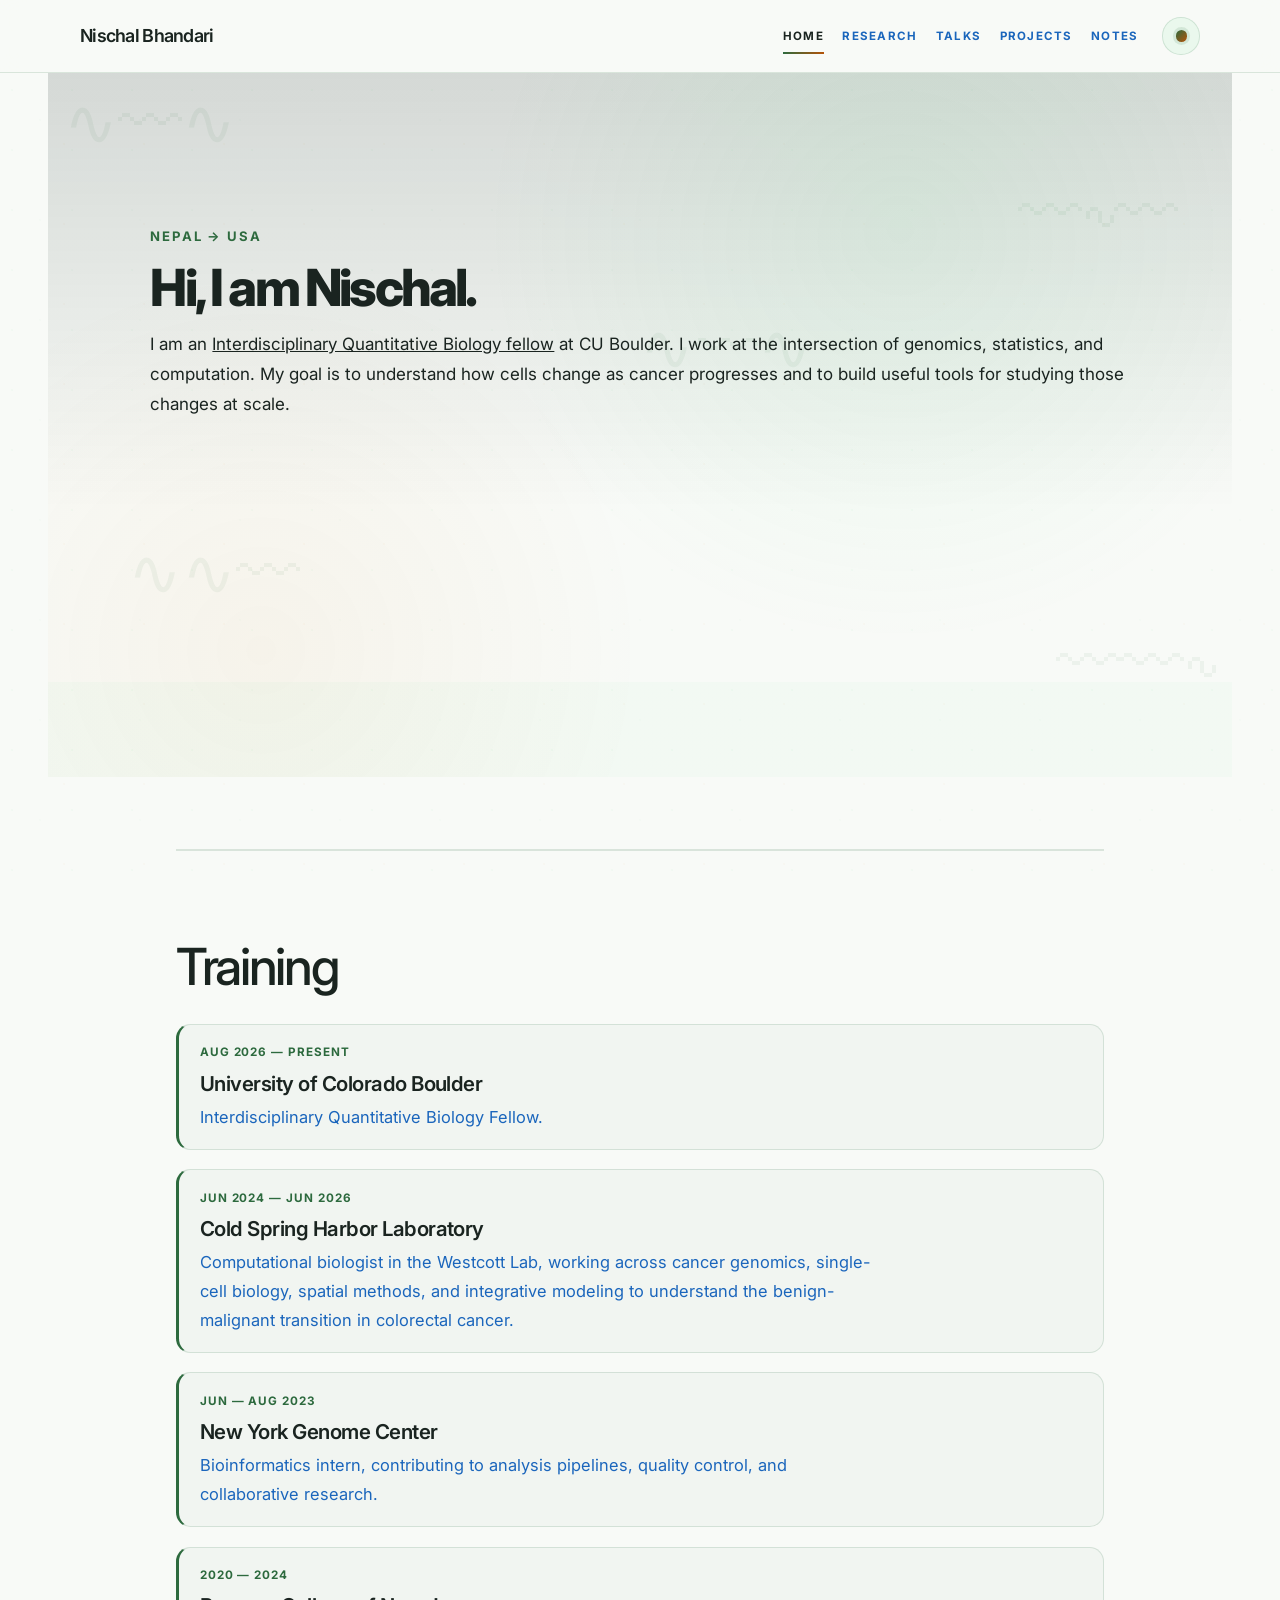
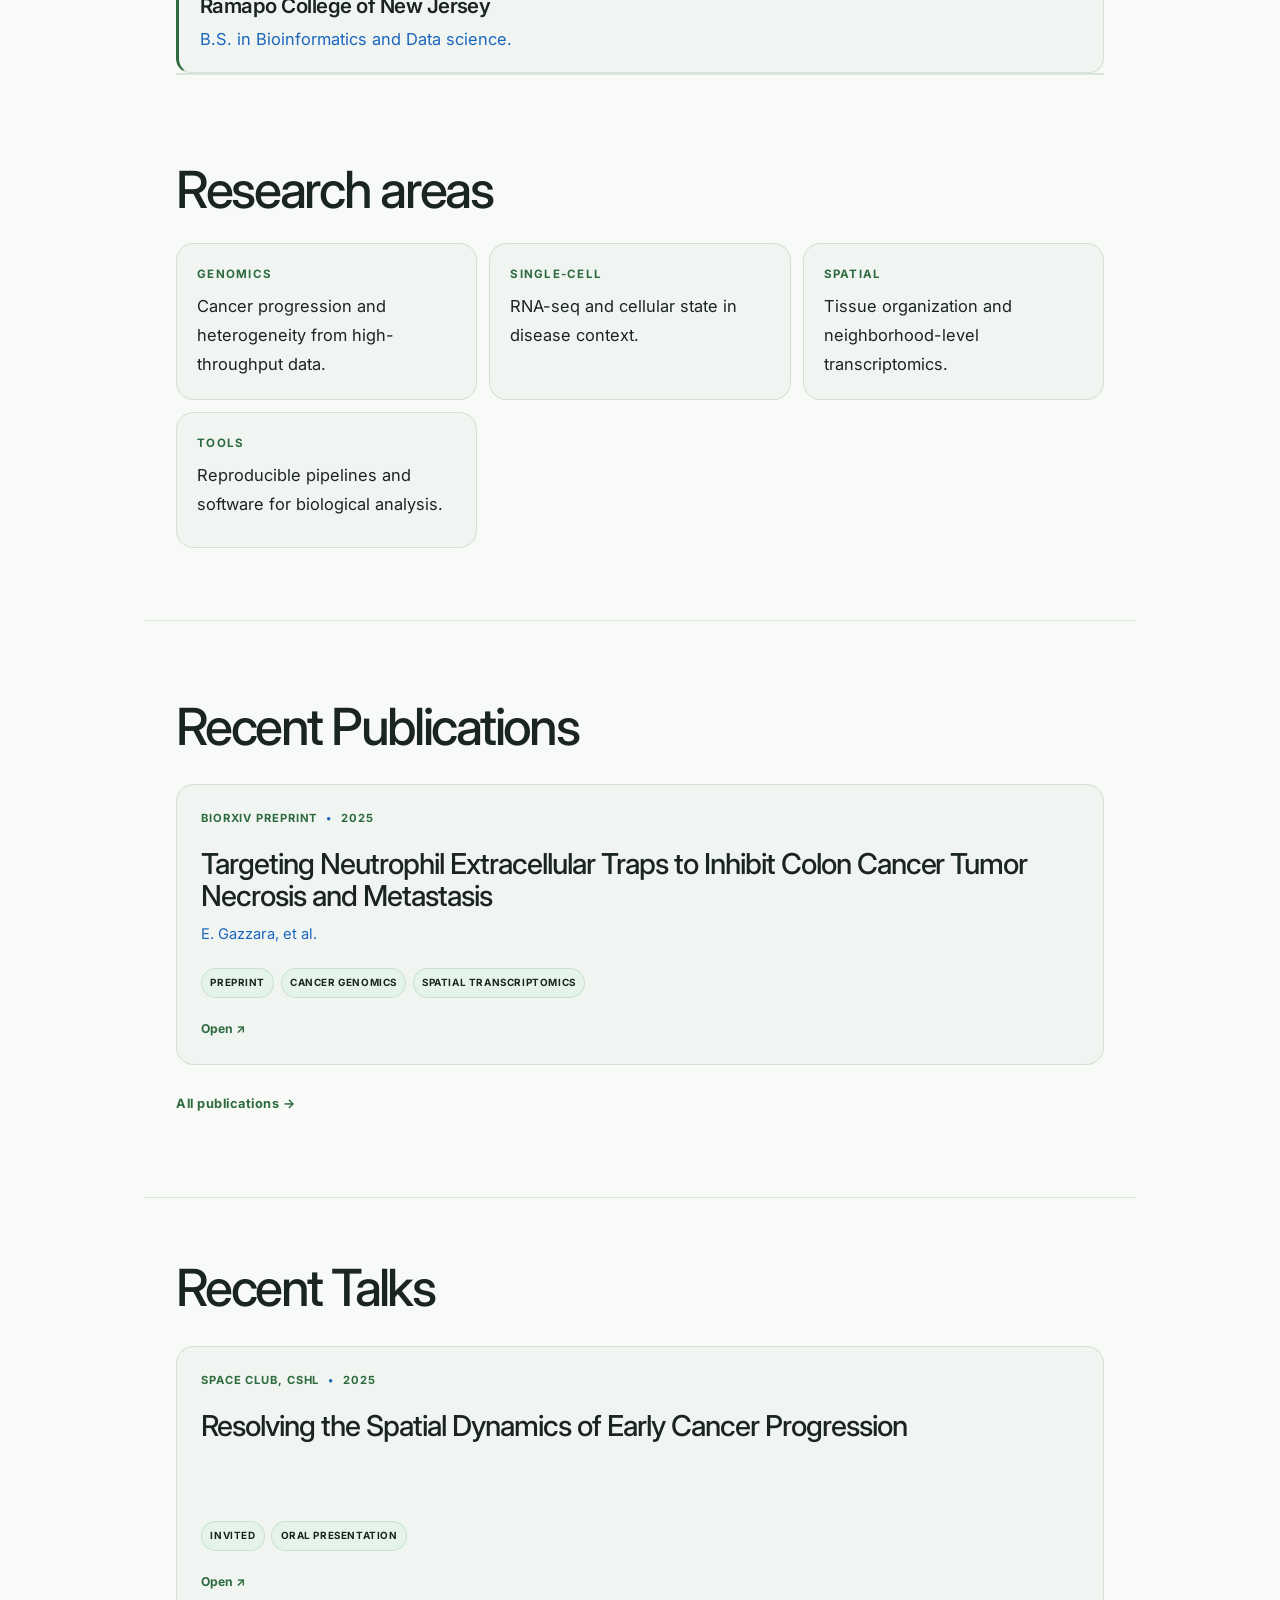
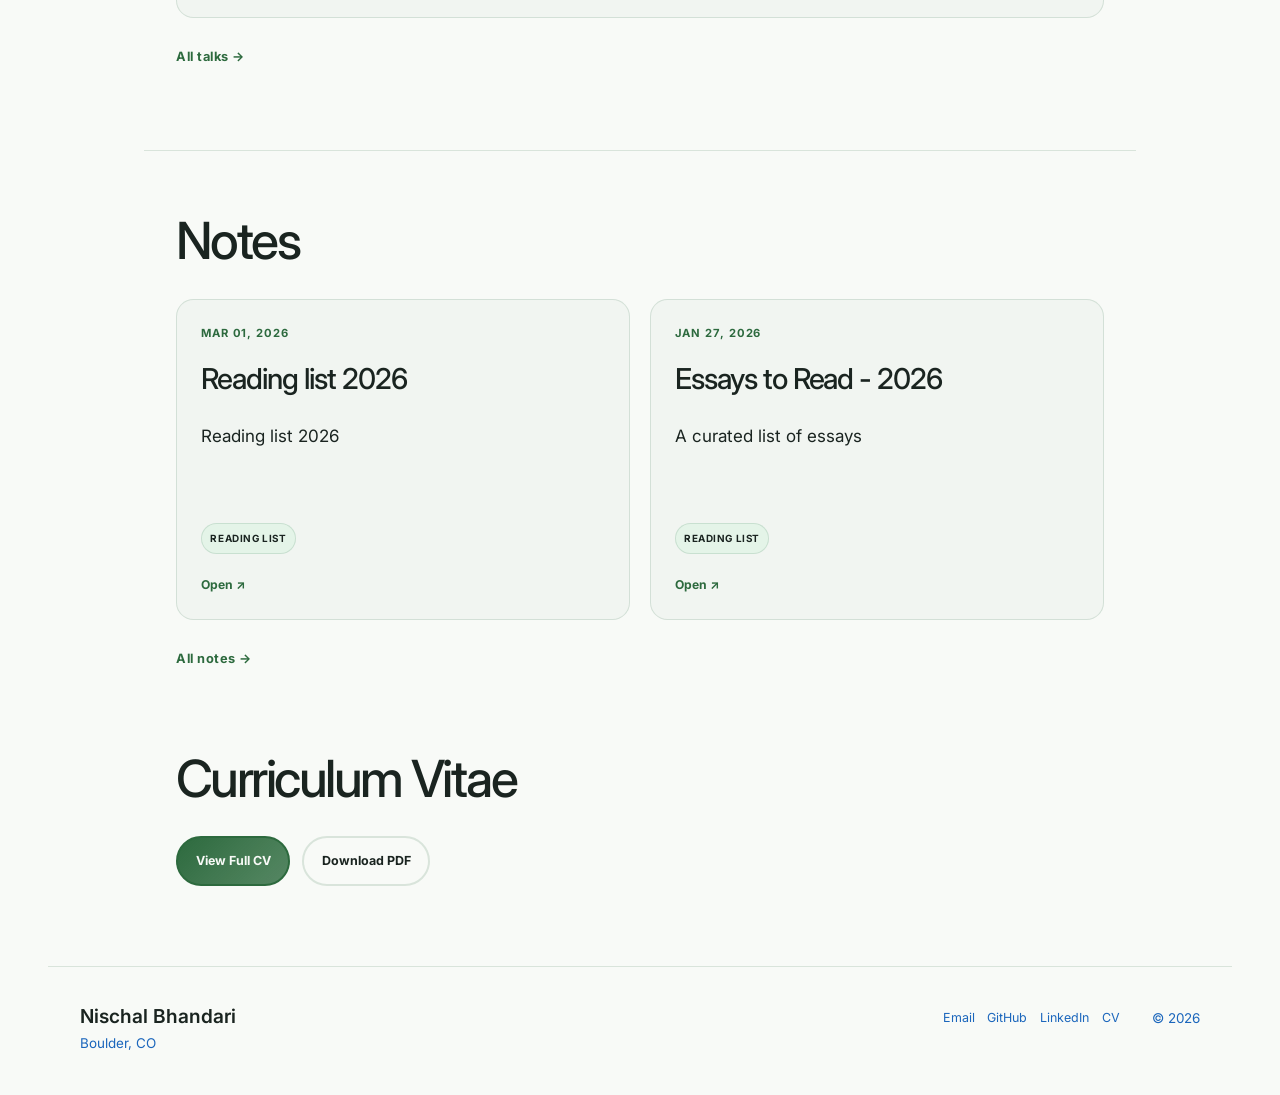
<file: index.html>
<!doctype html>
<html lang="en" data-theme="light">
<head>
  <script>
    try {
      const savedTheme = localStorage.getItem('theme');
      if (savedTheme) document.documentElement.dataset.theme = savedTheme;
      else document.documentElement.dataset.theme = 'light';
    } catch (error) {
      document.documentElement.dataset.theme = 'dark';
    }
  </script>
  <meta charset="utf-8">
  <meta name="viewport" content="width=device-width, initial-scale=1">
  <meta name="description" content="Computational biologist and IQ Bio fellow at CU Boulder.">
  <meta property="og:title" content="Nischal Bhandari · Computational biology">
  <meta property="og:description" content="Computational biologist and IQ Bio fellow at CU Boulder.">
  <meta name="theme-color" content="#0a1f18">
  <title>Nischal Bhandari · Computational biology</title>
  <link rel="icon" href="src/images/logo.svg" type="image/svg+xml">
  <link rel="preconnect" href="https://fonts.googleapis.com">
  <link rel="preconnect" href="https://fonts.gstatic.com" crossorigin>
  <link href="https://fonts.googleapis.com/css2?family=Inter:wght@400;500;600;700;800;900&family=JetBrains+Mono:wght@400;500;600;700&display=swap" rel="stylesheet">
  <link rel="stylesheet" href="src/css/site.css">
</head>
<body>
  <a class="skip-link" href="#main">Skip to content</a>
  <div class="dna-strands-container" aria-hidden="true">
    <div class="dna-strand">∿〰∿</div>
    <div class="dna-strand">〰∿〰</div>
    <div class="dna-strand">∿∿〰</div>
    <div class="dna-strand">〰〰∿</div>
    <div class="dna-strand">∿〰∿</div>
  </div>
  <header class="site-header" data-header>
    <div class="site-header__inner">
      <a class="site-brand" href="index.html">Nischal Bhandari</a>
      <nav class="site-nav" aria-label="Primary navigation">
        <a href="index.html" aria-current="page">Home</a>
        <a href="publications.html">Research</a>
        <a href="talks.html">Talks</a>
        <a href="work.html">Projects</a>
        <a href="blog.html">Notes</a>
      </nav>
      <button class="theme-toggle" type="button" data-theme-toggle aria-label="Switch color theme">
        <span aria-hidden="true"></span>
      </button>
    </div>
  </header>
  <main id="main">
<section class="hero" aria-labelledby="hero-title">
  
  <div class="hero__content">
    <p class="eyebrow">Nepal → USA</p>
    <h1 id="hero-title">Hi, I am Nischal.</h1>
    <p class="hero__summary"><p>I am an <a href="https://www.colorado.edu/certificate/iqbiology/people" rel="noopener noreferrer" target="_blank">Interdisciplinary Quantitative Biology fellow</a> at CU Boulder. I work at the intersection of genomics, statistics, and computation. My goal is to understand how cells change as cancer progresses and to build useful tools for studying those changes at scale.</p></p>
  </div>
</section>

<article class="markdown-content home-content">
  <h2>Training</h2>
<div class="training-layout">
  <div class="training__timeline">
    <article class="training__item">
      <p class="training__period">Aug 2026 — Present</p>
      <h3>University of Colorado Boulder</h3>
      <p>Interdisciplinary Quantitative Biology Fellow.</p>
    </article>
    <article class="training__item">
      <p class="training__period">Jun 2024 — Jun 2026</p>
      <h3>Cold Spring Harbor Laboratory</h3>
      <p>Computational biologist in the Westcott Lab, working across cancer genomics, single-cell biology, spatial methods, and integrative modeling to understand the benign-malignant transition in colorectal cancer.</p>
    </article>
    <article class="training__item">
      <p class="training__period">Jun — Aug 2023</p>
      <h3>New York Genome Center</h3>
      <p>Bioinformatics intern, contributing to analysis pipelines, quality control, and collaborative research.</p>
    </article>
    <article class="training__item">
      <p class="training__period">2020 — 2024</p>
      <h3>Ramapo College of New Jersey</h3>
      <p>B.S. in Bioinformatics and Data science.</p>
    </article>
  </div>
</div>

<h2>Research areas</h2>
<ul class="feature-list">
  <li><strong>Genomics</strong> Cancer progression and heterogeneity from high-throughput data.</li>
  <li><strong>Single-cell</strong> RNA-seq and cellular state in disease context.</li>
  <li><strong>Spatial</strong> Tissue organization and neighborhood-level transcriptomics.</li>
  <li><strong>Tools</strong> Reproducible pipelines and software for biological analysis.</li>
</ul>
</article>

<section class="featured-section" id="research" aria-labelledby="research-title">
  <div class="section-heading">
    <h2 id="research-title">Recent Publications</h2>
  </div>
  <div class="record-grid">
<article class="record-card reveal">
  <a class="record-card__link" href="https://www.biorxiv.org/content/10.1101/2025.05.30.657122v2.abstract" target="_blank" rel="noopener noreferrer">
    <div class="record-card__meta">
<span>bioRxiv preprint</span><time>2025</time>    </div>
    <h2>Targeting Neutrophil Extracellular Traps to Inhibit Colon Cancer Tumor Necrosis and Metastasis</h2>
<p class="record-card__authors">E. Gazzara, et al.</p>    <ul class="tag-list" aria-label="Topics">
<li>Preprint</li><li>Cancer genomics</li><li>Spatial transcriptomics</li>    </ul>
<span class="record-card__action">Open <span aria-hidden="true">↗</span></span></a></article>  </div>
  <a class="text-link" href="publications.html">All publications <span aria-hidden="true">&rarr;</span></a>
</section>

<section class="featured-section featured-section--compact" aria-labelledby="talks-title">
  <div class="section-heading">
    <h2 id="talks-title">Recent Talks</h2>
  </div>
  <div class="record-grid">
<article class="record-card reveal">
  <a class="record-card__link" href="https://www.singlecellbio.org/space-club" target="_blank" rel="noopener noreferrer">
    <div class="record-card__meta">
<span>SPACE Club, CSHL</span><time>2025</time>    </div>
    <h2>Resolving the Spatial Dynamics of Early Cancer Progression</h2>
    <ul class="tag-list" aria-label="Topics">
<li>Invited</li><li>Oral presentation</li>    </ul>
<span class="record-card__action">Open <span aria-hidden="true">↗</span></span></a></article>  </div>
  <a class="text-link" href="talks.html">All talks <span aria-hidden="true">&rarr;</span></a>
</section>

<section class="featured-section featured-section--compact" aria-labelledby="notes-title">
  <div class="section-heading">
    <h2 id="notes-title">Notes</h2>
  </div>
  <div class="record-grid">
<article class="record-card reveal">
  <a class="record-card__link" href="posts/books_2026.html">
    <div class="record-card__meta">
<time>Mar 01, 2026</time>    </div>
    <h2>Reading list 2026</h2>
<p class="record-card__summary"><p>Reading list 2026</p></p>    <ul class="tag-list" aria-label="Topics">
<li>Reading list</li>    </ul>
<span class="record-card__action">Open <span aria-hidden="true">↗</span></span></a></article><article class="record-card reveal">
  <a class="record-card__link" href="posts/Essays_to_read.html">
    <div class="record-card__meta">
<time>Jan 27, 2026</time>    </div>
    <h2>Essays to Read - 2026</h2>
<p class="record-card__summary"><p>A curated list of essays</p></p>    <ul class="tag-list" aria-label="Topics">
<li>Reading list</li>    </ul>
<span class="record-card__action">Open <span aria-hidden="true">↗</span></span></a></article>  </div>
  <a class="text-link" href="blog.html">All notes <span aria-hidden="true">&rarr;</span></a>
</section>
 <!-- Moved the endif here so the CV renders independently of notes -->

<section class="cv-section" id="cv" aria-labelledby="cv-title">
  <div class="section-heading">
    <h2 id="cv-title">Curriculum Vitae</h2>
  </div>

  <div class="cv-section__actions">
    <a class="button button--primary" href="assets/Nischal_Bhandari_CV.pdf" target="_blank" rel="noopener noreferrer">
      View Full CV
    </a>
    <a class="button" href="assets/Nischal_Bhandari_CV.pdf" download>
      Download PDF
    </a>
  </div>
</section>
  </main>
  <footer class="site-footer">
    <div>
      <p class="site-footer__name">Nischal Bhandari</p>
      <p>Boulder, CO</p>
    </div>
    <div class="site-footer__links">
      <a href="mailto:nischal.bhandari@colorado.edu">Email</a>
      <a href="https://github.com/nischallllll" target="_blank" rel="noopener noreferrer">GitHub</a>
      <a href="https://www.linkedin.com/in/nishbh" target="_blank" rel="noopener noreferrer">LinkedIn</a>
      <a href="assets/Nischal_Bhandari_CV.pdf" download>CV</a>
    </div>
    <p>© <span data-year></span></p>
  </footer>
  <script src="src/js/site.js"></script>
</body>
</html>
</file>
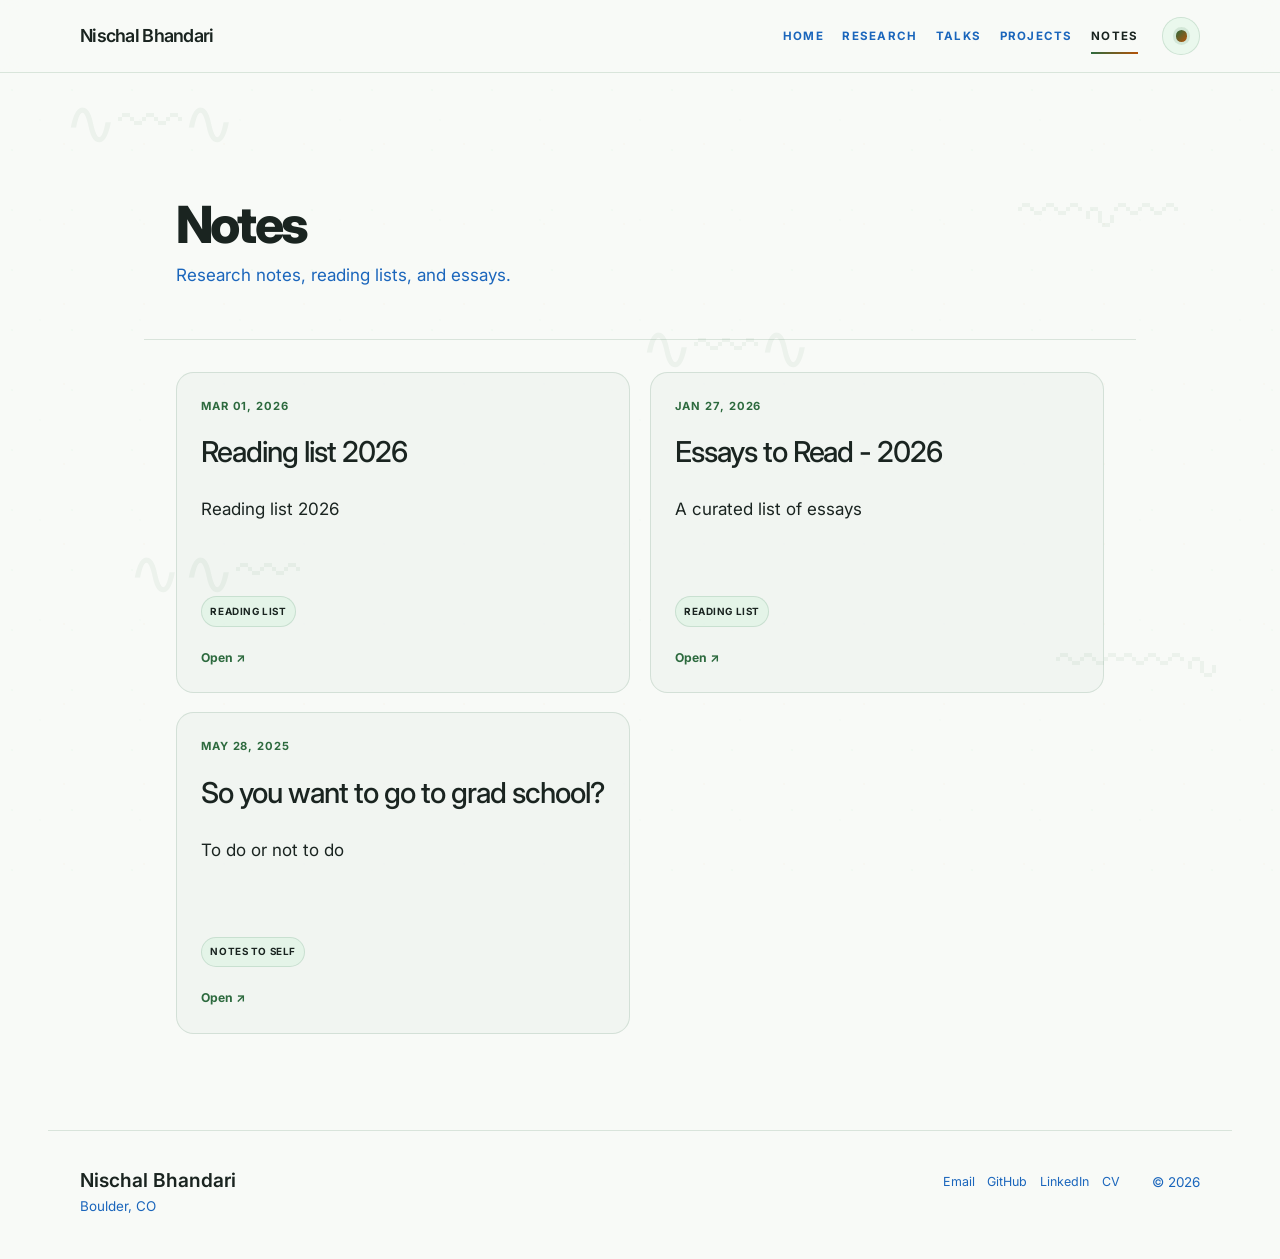
<file: blog.html>
<!doctype html>
<html lang="en" data-theme="light">
<head>
  <script>
    try {
      const savedTheme = localStorage.getItem('theme');
      if (savedTheme) document.documentElement.dataset.theme = savedTheme;
      else document.documentElement.dataset.theme = 'light';
    } catch (error) {
      document.documentElement.dataset.theme = 'dark';
    }
  </script>
  <meta charset="utf-8">
  <meta name="viewport" content="width=device-width, initial-scale=1">
  <meta name="description" content="Research notes, reading lists, and essays.">
  <meta property="og:title" content="Notes · Nischal Bhandari">
  <meta property="og:description" content="Research notes, reading lists, and essays.">
  <meta name="theme-color" content="#0a1f18">
  <title>Notes · Nischal Bhandari</title>
  <link rel="icon" href="src/images/logo.svg" type="image/svg+xml">
  <link rel="preconnect" href="https://fonts.googleapis.com">
  <link rel="preconnect" href="https://fonts.gstatic.com" crossorigin>
  <link href="https://fonts.googleapis.com/css2?family=Inter:wght@400;500;600;700;800;900&family=JetBrains+Mono:wght@400;500;600;700&display=swap" rel="stylesheet">
  <link rel="stylesheet" href="src/css/site.css">
</head>
<body>
  <a class="skip-link" href="#main">Skip to content</a>
  <div class="dna-strands-container" aria-hidden="true">
    <div class="dna-strand">∿〰∿</div>
    <div class="dna-strand">〰∿〰</div>
    <div class="dna-strand">∿∿〰</div>
    <div class="dna-strand">〰〰∿</div>
    <div class="dna-strand">∿〰∿</div>
  </div>
  <header class="site-header" data-header>
    <div class="site-header__inner">
      <a class="site-brand" href="index.html">Nischal Bhandari</a>
      <nav class="site-nav" aria-label="Primary navigation">
        <a href="index.html">Home</a>
        <a href="publications.html">Research</a>
        <a href="talks.html">Talks</a>
        <a href="work.html">Projects</a>
        <a href="blog.html" aria-current="page">Notes</a>
      </nav>
      <button class="theme-toggle" type="button" data-theme-toggle aria-label="Switch color theme">
        <span aria-hidden="true"></span>
      </button>
    </div>
  </header>
  <main id="main">
<section class="page-hero">
  <h1>Notes</h1>
  <p>Research notes, reading lists, and essays.</p>
</section>
<section class="collection-page" aria-label="Notes list">
  <div class="record-grid record-grid--full">
<article class="record-card reveal">
  <a class="record-card__link" href="posts/books_2026.html">
    <div class="record-card__meta">
<time>Mar 01, 2026</time>    </div>
    <h2>Reading list 2026</h2>
<p class="record-card__summary"><p>Reading list 2026</p></p>    <ul class="tag-list" aria-label="Topics">
<li>Reading list</li>    </ul>
<span class="record-card__action">Open <span aria-hidden="true">↗</span></span></a></article><article class="record-card reveal">
  <a class="record-card__link" href="posts/Essays_to_read.html">
    <div class="record-card__meta">
<time>Jan 27, 2026</time>    </div>
    <h2>Essays to Read - 2026</h2>
<p class="record-card__summary"><p>A curated list of essays</p></p>    <ul class="tag-list" aria-label="Topics">
<li>Reading list</li>    </ul>
<span class="record-card__action">Open <span aria-hidden="true">↗</span></span></a></article><article class="record-card reveal">
  <a class="record-card__link" href="posts/grad-school.html">
    <div class="record-card__meta">
<time>May 28, 2025</time>    </div>
    <h2>So you want to go to grad school?</h2>
<p class="record-card__summary"><p>To do or not to do</p></p>    <ul class="tag-list" aria-label="Topics">
<li>Notes to self</li>    </ul>
<span class="record-card__action">Open <span aria-hidden="true">↗</span></span></a></article>  </div>
</section>
  </main>
  <footer class="site-footer">
    <div>
      <p class="site-footer__name">Nischal Bhandari</p>
      <p>Boulder, CO</p>
    </div>
    <div class="site-footer__links">
      <a href="mailto:nischal.bhandari@colorado.edu">Email</a>
      <a href="https://github.com/nischallllll" target="_blank" rel="noopener noreferrer">GitHub</a>
      <a href="https://www.linkedin.com/in/nishbh" target="_blank" rel="noopener noreferrer">LinkedIn</a>
      <a href="assets/Nischal_Bhandari_CV.pdf" download>CV</a>
    </div>
    <p>© <span data-year></span></p>
  </footer>
  <script src="src/js/site.js"></script>
</body>
</html>
</file>
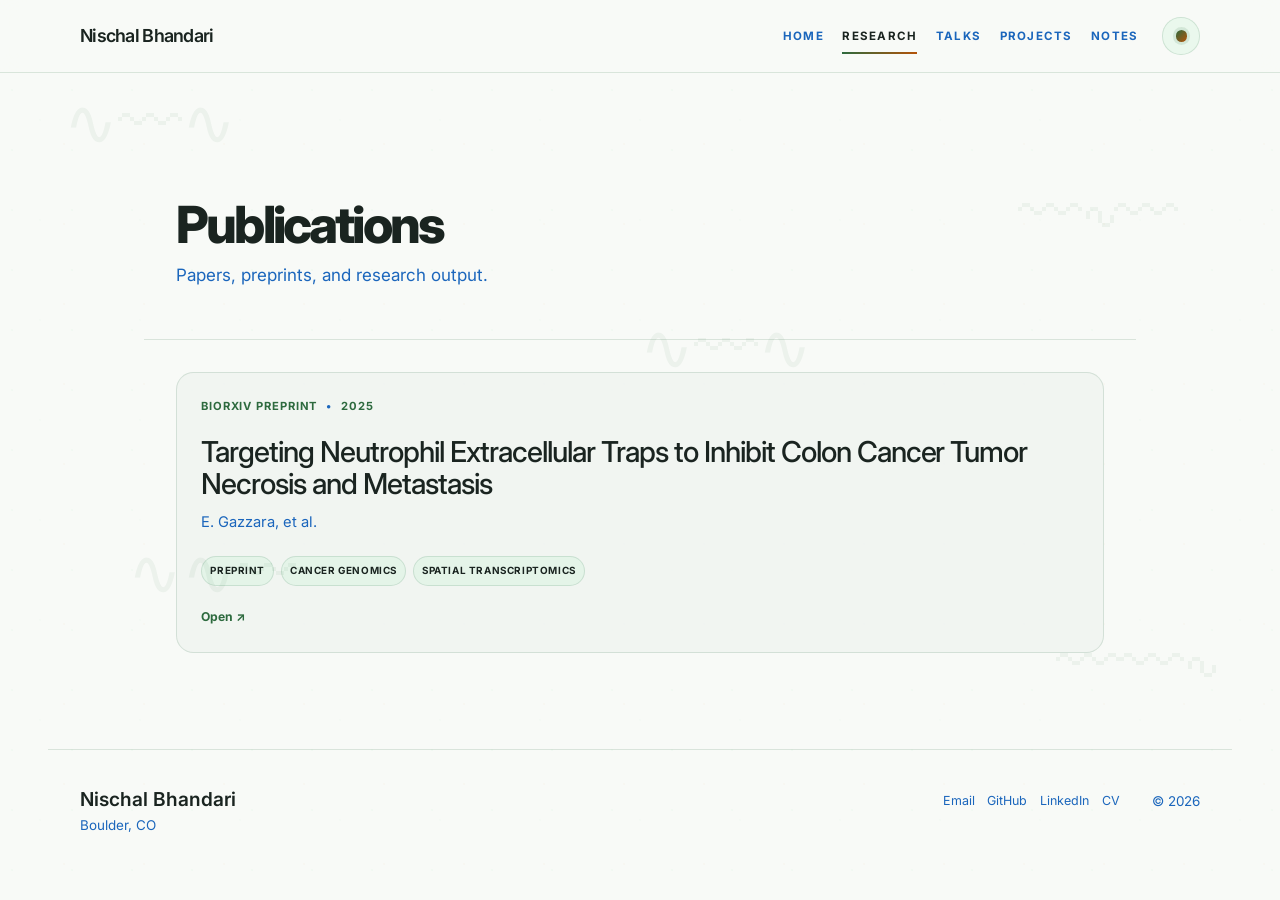
<file: publications.html>
<!doctype html>
<html lang="en" data-theme="light">
<head>
  <script>
    try {
      const savedTheme = localStorage.getItem('theme');
      if (savedTheme) document.documentElement.dataset.theme = savedTheme;
      else document.documentElement.dataset.theme = 'light';
    } catch (error) {
      document.documentElement.dataset.theme = 'dark';
    }
  </script>
  <meta charset="utf-8">
  <meta name="viewport" content="width=device-width, initial-scale=1">
  <meta name="description" content="Papers, preprints, and research output.">
  <meta property="og:title" content="Publications · Nischal Bhandari">
  <meta property="og:description" content="Papers, preprints, and research output.">
  <meta name="theme-color" content="#0a1f18">
  <title>Publications · Nischal Bhandari</title>
  <link rel="icon" href="src/images/logo.svg" type="image/svg+xml">
  <link rel="preconnect" href="https://fonts.googleapis.com">
  <link rel="preconnect" href="https://fonts.gstatic.com" crossorigin>
  <link href="https://fonts.googleapis.com/css2?family=Inter:wght@400;500;600;700;800;900&family=JetBrains+Mono:wght@400;500;600;700&display=swap" rel="stylesheet">
  <link rel="stylesheet" href="src/css/site.css">
</head>
<body>
  <a class="skip-link" href="#main">Skip to content</a>
  <div class="dna-strands-container" aria-hidden="true">
    <div class="dna-strand">∿〰∿</div>
    <div class="dna-strand">〰∿〰</div>
    <div class="dna-strand">∿∿〰</div>
    <div class="dna-strand">〰〰∿</div>
    <div class="dna-strand">∿〰∿</div>
  </div>
  <header class="site-header" data-header>
    <div class="site-header__inner">
      <a class="site-brand" href="index.html">Nischal Bhandari</a>
      <nav class="site-nav" aria-label="Primary navigation">
        <a href="index.html">Home</a>
        <a href="publications.html" aria-current="page">Research</a>
        <a href="talks.html">Talks</a>
        <a href="work.html">Projects</a>
        <a href="blog.html">Notes</a>
      </nav>
      <button class="theme-toggle" type="button" data-theme-toggle aria-label="Switch color theme">
        <span aria-hidden="true"></span>
      </button>
    </div>
  </header>
  <main id="main">
<section class="page-hero">
  <h1>Publications</h1>
  <p>Papers, preprints, and research output.</p>
</section>
<section class="collection-page" aria-label="Publications list">
  <div class="record-grid record-grid--full">
<article class="record-card reveal">
  <a class="record-card__link" href="https://www.biorxiv.org/content/10.1101/2025.05.30.657122v2.abstract" target="_blank" rel="noopener noreferrer">
    <div class="record-card__meta">
<span>bioRxiv preprint</span><time>2025</time>    </div>
    <h2>Targeting Neutrophil Extracellular Traps to Inhibit Colon Cancer Tumor Necrosis and Metastasis</h2>
<p class="record-card__authors">E. Gazzara, et al.</p>    <ul class="tag-list" aria-label="Topics">
<li>Preprint</li><li>Cancer genomics</li><li>Spatial transcriptomics</li>    </ul>
<span class="record-card__action">Open <span aria-hidden="true">↗</span></span></a></article>  </div>
</section>
  </main>
  <footer class="site-footer">
    <div>
      <p class="site-footer__name">Nischal Bhandari</p>
      <p>Boulder, CO</p>
    </div>
    <div class="site-footer__links">
      <a href="mailto:nischal.bhandari@colorado.edu">Email</a>
      <a href="https://github.com/nischallllll" target="_blank" rel="noopener noreferrer">GitHub</a>
      <a href="https://www.linkedin.com/in/nishbh" target="_blank" rel="noopener noreferrer">LinkedIn</a>
      <a href="assets/Nischal_Bhandari_CV.pdf" download>CV</a>
    </div>
    <p>© <span data-year></span></p>
  </footer>
  <script src="src/js/site.js"></script>
</body>
</html>
</file>
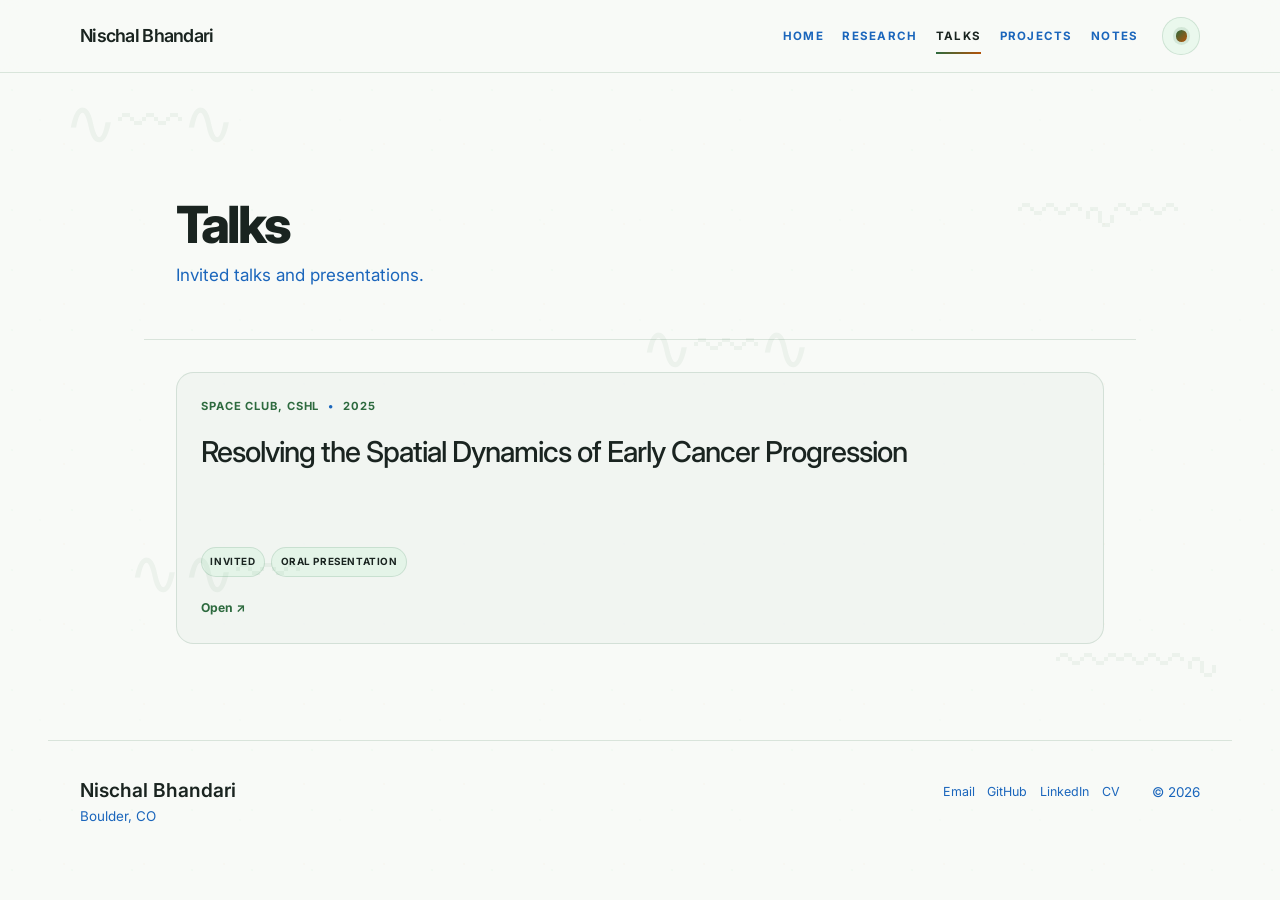
<file: talks.html>
<!doctype html>
<html lang="en" data-theme="light">
<head>
  <script>
    try {
      const savedTheme = localStorage.getItem('theme');
      if (savedTheme) document.documentElement.dataset.theme = savedTheme;
      else document.documentElement.dataset.theme = 'light';
    } catch (error) {
      document.documentElement.dataset.theme = 'dark';
    }
  </script>
  <meta charset="utf-8">
  <meta name="viewport" content="width=device-width, initial-scale=1">
  <meta name="description" content="Invited talks and presentations.">
  <meta property="og:title" content="Talks · Nischal Bhandari">
  <meta property="og:description" content="Invited talks and presentations.">
  <meta name="theme-color" content="#0a1f18">
  <title>Talks · Nischal Bhandari</title>
  <link rel="icon" href="src/images/logo.svg" type="image/svg+xml">
  <link rel="preconnect" href="https://fonts.googleapis.com">
  <link rel="preconnect" href="https://fonts.gstatic.com" crossorigin>
  <link href="https://fonts.googleapis.com/css2?family=Inter:wght@400;500;600;700;800;900&family=JetBrains+Mono:wght@400;500;600;700&display=swap" rel="stylesheet">
  <link rel="stylesheet" href="src/css/site.css">
</head>
<body>
  <a class="skip-link" href="#main">Skip to content</a>
  <div class="dna-strands-container" aria-hidden="true">
    <div class="dna-strand">∿〰∿</div>
    <div class="dna-strand">〰∿〰</div>
    <div class="dna-strand">∿∿〰</div>
    <div class="dna-strand">〰〰∿</div>
    <div class="dna-strand">∿〰∿</div>
  </div>
  <header class="site-header" data-header>
    <div class="site-header__inner">
      <a class="site-brand" href="index.html">Nischal Bhandari</a>
      <nav class="site-nav" aria-label="Primary navigation">
        <a href="index.html">Home</a>
        <a href="publications.html">Research</a>
        <a href="talks.html" aria-current="page">Talks</a>
        <a href="work.html">Projects</a>
        <a href="blog.html">Notes</a>
      </nav>
      <button class="theme-toggle" type="button" data-theme-toggle aria-label="Switch color theme">
        <span aria-hidden="true"></span>
      </button>
    </div>
  </header>
  <main id="main">
<section class="page-hero">
  <h1>Talks</h1>
  <p>Invited talks and presentations.</p>
</section>
<section class="collection-page" aria-label="Talks list">
  <div class="record-grid record-grid--full">
<article class="record-card reveal">
  <a class="record-card__link" href="https://www.singlecellbio.org/space-club" target="_blank" rel="noopener noreferrer">
    <div class="record-card__meta">
<span>SPACE Club, CSHL</span><time>2025</time>    </div>
    <h2>Resolving the Spatial Dynamics of Early Cancer Progression</h2>
    <ul class="tag-list" aria-label="Topics">
<li>Invited</li><li>Oral presentation</li>    </ul>
<span class="record-card__action">Open <span aria-hidden="true">↗</span></span></a></article>  </div>
</section>
  </main>
  <footer class="site-footer">
    <div>
      <p class="site-footer__name">Nischal Bhandari</p>
      <p>Boulder, CO</p>
    </div>
    <div class="site-footer__links">
      <a href="mailto:nischal.bhandari@colorado.edu">Email</a>
      <a href="https://github.com/nischallllll" target="_blank" rel="noopener noreferrer">GitHub</a>
      <a href="https://www.linkedin.com/in/nishbh" target="_blank" rel="noopener noreferrer">LinkedIn</a>
      <a href="assets/Nischal_Bhandari_CV.pdf" download>CV</a>
    </div>
    <p>© <span data-year></span></p>
  </footer>
  <script src="src/js/site.js"></script>
</body>
</html>
</file>
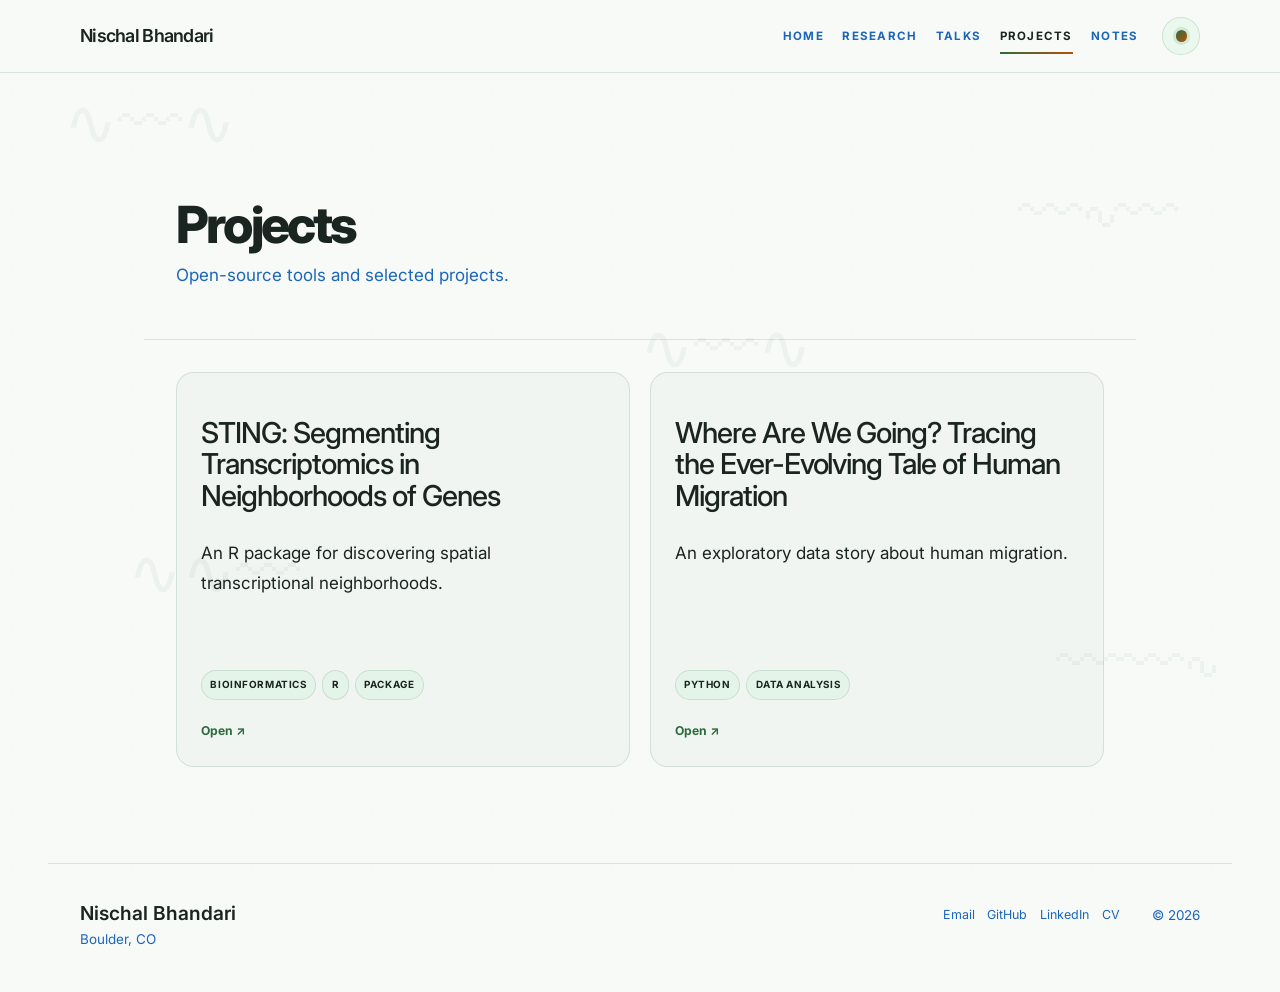
<file: work.html>
<!doctype html>
<html lang="en" data-theme="light">
<head>
  <script>
    try {
      const savedTheme = localStorage.getItem('theme');
      if (savedTheme) document.documentElement.dataset.theme = savedTheme;
      else document.documentElement.dataset.theme = 'light';
    } catch (error) {
      document.documentElement.dataset.theme = 'dark';
    }
  </script>
  <meta charset="utf-8">
  <meta name="viewport" content="width=device-width, initial-scale=1">
  <meta name="description" content="Open-source tools and selected projects.">
  <meta property="og:title" content="Projects · Nischal Bhandari">
  <meta property="og:description" content="Open-source tools and selected projects.">
  <meta name="theme-color" content="#0a1f18">
  <title>Projects · Nischal Bhandari</title>
  <link rel="icon" href="src/images/logo.svg" type="image/svg+xml">
  <link rel="preconnect" href="https://fonts.googleapis.com">
  <link rel="preconnect" href="https://fonts.gstatic.com" crossorigin>
  <link href="https://fonts.googleapis.com/css2?family=Inter:wght@400;500;600;700;800;900&family=JetBrains+Mono:wght@400;500;600;700&display=swap" rel="stylesheet">
  <link rel="stylesheet" href="src/css/site.css">
</head>
<body>
  <a class="skip-link" href="#main">Skip to content</a>
  <div class="dna-strands-container" aria-hidden="true">
    <div class="dna-strand">∿〰∿</div>
    <div class="dna-strand">〰∿〰</div>
    <div class="dna-strand">∿∿〰</div>
    <div class="dna-strand">〰〰∿</div>
    <div class="dna-strand">∿〰∿</div>
  </div>
  <header class="site-header" data-header>
    <div class="site-header__inner">
      <a class="site-brand" href="index.html">Nischal Bhandari</a>
      <nav class="site-nav" aria-label="Primary navigation">
        <a href="index.html">Home</a>
        <a href="publications.html">Research</a>
        <a href="talks.html">Talks</a>
        <a href="work.html" aria-current="page">Projects</a>
        <a href="blog.html">Notes</a>
      </nav>
      <button class="theme-toggle" type="button" data-theme-toggle aria-label="Switch color theme">
        <span aria-hidden="true"></span>
      </button>
    </div>
  </header>
  <main id="main">
<section class="page-hero">
  <h1>Projects</h1>
  <p>Open-source tools and selected projects.</p>
</section>
<section class="collection-page" aria-label="Projects list">
  <div class="record-grid record-grid--full">
<article class="record-card reveal">
  <a class="record-card__link" href="https://github.com/nishcomp/STING" target="_blank" rel="noopener noreferrer">
    <div class="record-card__meta">
    </div>
    <h2>STING: Segmenting Transcriptomics in Neighborhoods of Genes</h2>
<p class="record-card__summary"><p>An R package for discovering spatial transcriptional neighborhoods.</p></p>    <ul class="tag-list" aria-label="Topics">
<li>Bioinformatics</li><li>R</li><li>Package</li>    </ul>
<span class="record-card__action">Open <span aria-hidden="true">↗</span></span></a></article><article class="record-card reveal">
  <a class="record-card__link" href="https://1nishbh.github.io/Migration-Our-Story-as-a-Mobile-Species/blog.html" target="_blank" rel="noopener noreferrer">
    <div class="record-card__meta">
    </div>
    <h2>Where Are We Going? Tracing the Ever-Evolving Tale of Human Migration</h2>
<p class="record-card__summary"><p>An exploratory data story about human migration.</p></p>    <ul class="tag-list" aria-label="Topics">
<li>Python</li><li>Data analysis</li>    </ul>
<span class="record-card__action">Open <span aria-hidden="true">↗</span></span></a></article>  </div>
</section>
  </main>
  <footer class="site-footer">
    <div>
      <p class="site-footer__name">Nischal Bhandari</p>
      <p>Boulder, CO</p>
    </div>
    <div class="site-footer__links">
      <a href="mailto:nischal.bhandari@colorado.edu">Email</a>
      <a href="https://github.com/nischallllll" target="_blank" rel="noopener noreferrer">GitHub</a>
      <a href="https://www.linkedin.com/in/nishbh" target="_blank" rel="noopener noreferrer">LinkedIn</a>
      <a href="assets/Nischal_Bhandari_CV.pdf" download>CV</a>
    </div>
    <p>© <span data-year></span></p>
  </footer>
  <script src="src/js/site.js"></script>
</body>
</html>
</file>
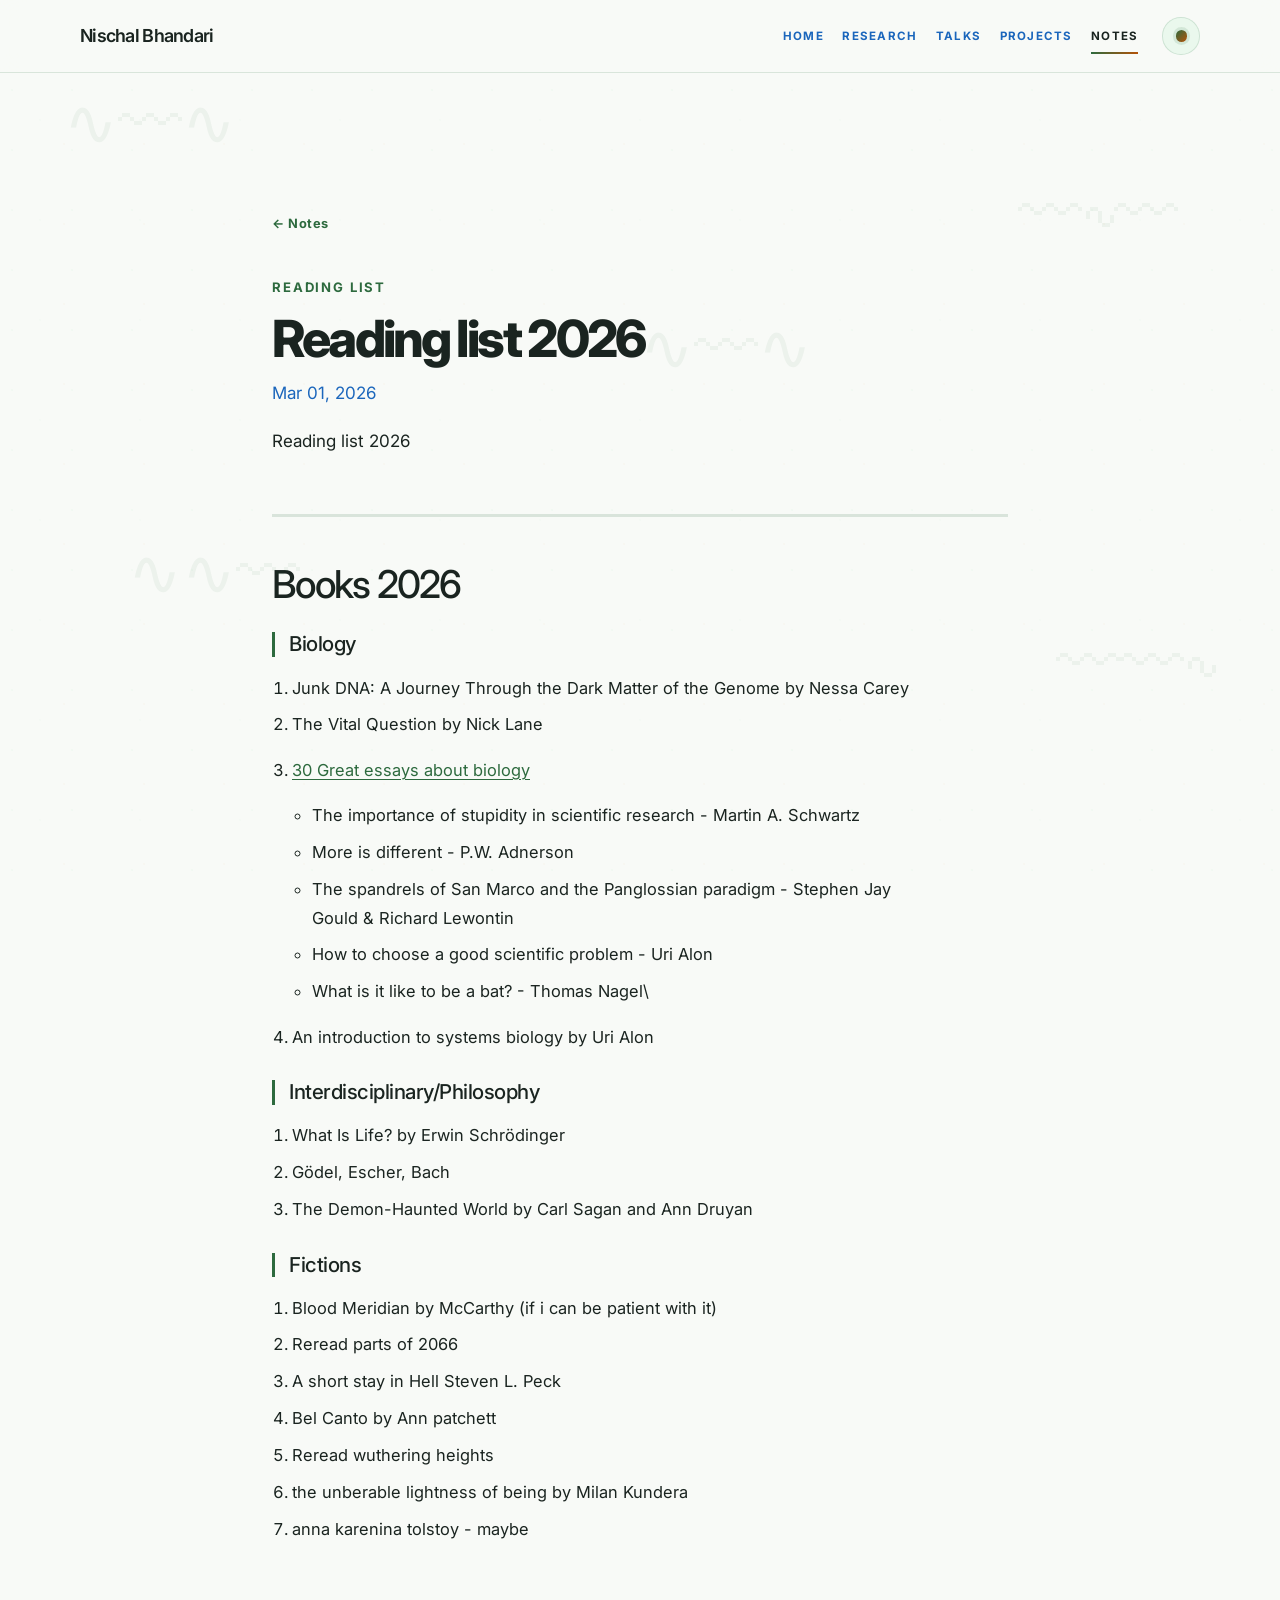
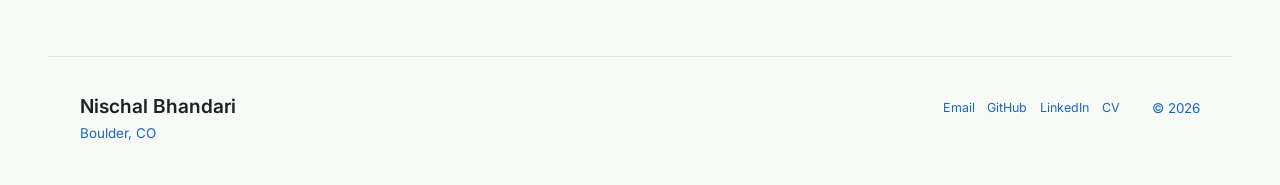
<file: posts/books_2026.html>
<!doctype html>
<html lang="en" data-theme="light">
<head>
  <script>
    try {
      const savedTheme = localStorage.getItem('theme');
      if (savedTheme) document.documentElement.dataset.theme = savedTheme;
      else document.documentElement.dataset.theme = 'light';
    } catch (error) {
      document.documentElement.dataset.theme = 'dark';
    }
  </script>
  <meta charset="utf-8">
  <meta name="viewport" content="width=device-width, initial-scale=1">
  <meta name="description" content="<p>Reading list 2026</p>">
  <meta property="og:title" content="Reading list 2026 · Nischal Bhandari">
  <meta property="og:description" content="<p>Reading list 2026</p>">
  <meta name="theme-color" content="#0a1f18">
  <title>Reading list 2026 · Nischal Bhandari</title>
  <link rel="icon" href="../src/images/logo.svg" type="image/svg+xml">
  <link rel="preconnect" href="https://fonts.googleapis.com">
  <link rel="preconnect" href="https://fonts.gstatic.com" crossorigin>
  <link href="https://fonts.googleapis.com/css2?family=Inter:wght@400;500;600;700;800;900&family=JetBrains+Mono:wght@400;500;600;700&display=swap" rel="stylesheet">
  <link rel="stylesheet" href="../src/css/site.css">
</head>
<body>
  <a class="skip-link" href="#main">Skip to content</a>
  <div class="dna-strands-container" aria-hidden="true">
    <div class="dna-strand">∿〰∿</div>
    <div class="dna-strand">〰∿〰</div>
    <div class="dna-strand">∿∿〰</div>
    <div class="dna-strand">〰〰∿</div>
    <div class="dna-strand">∿〰∿</div>
  </div>
  <header class="site-header" data-header>
    <div class="site-header__inner">
      <a class="site-brand" href="../index.html">Nischal Bhandari</a>
      <nav class="site-nav" aria-label="Primary navigation">
        <a href="../index.html">Home</a>
        <a href="../publications.html">Research</a>
        <a href="../talks.html">Talks</a>
        <a href="../work.html">Projects</a>
        <a href="../blog.html" aria-current="page">Notes</a>
      </nav>
      <button class="theme-toggle" type="button" data-theme-toggle aria-label="Switch color theme">
        <span aria-hidden="true"></span>
      </button>
    </div>
  </header>
  <main id="main">
<article class="note-page">
  <a class="back-link" href="../blog.html">← Notes</a>
  <header>
<p class="eyebrow">Reading list</p>    <h1>Reading list 2026</h1>
<p class="note-page__date">Mar 01, 2026</p><p class="note-page__summary"><p>Reading list 2026</p></p>  </header>
  <div class="markdown-content note-page__body"><h2>Books 2026</h2>
<h3>Biology</h3>
<ol>
<li>Junk DNA: A Journey Through the Dark Matter of the Genome by Nessa Carey</li>
<li>The Vital Question by Nick Lane</li>
<li>
<p><a href="https://nikomc.com/2026/02/23/30-great-essays-about-biology/" target="_blank" rel="noopener noreferrer">30 Great essays about biology</a></p>
<ul>
<li>The importance of stupidity in scientific research - Martin A. Schwartz</li>
<li>More is different - P.W. Adnerson</li>
<li>The spandrels of San Marco and the Panglossian paradigm - Stephen Jay Gould &amp; Richard Lewontin</li>
<li>How to choose a good scientific problem - Uri Alon</li>
<li>What is it like to be a bat? - Thomas Nagel\</li>
</ul>
</li>
<li>
<p>An introduction to systems biology by Uri Alon</p>
</li>
</ol>
<h3>Interdisciplinary/Philosophy</h3>
<ol>
<li>What Is Life? by Erwin Schrödinger</li>
<li>Gödel, Escher, Bach</li>
<li>The Demon-Haunted World by Carl Sagan and Ann Druyan</li>
</ol>
<h3>Fictions</h3>
<ol>
<li>Blood Meridian by McCarthy (if i can be patient with it)</li>
<li>Reread parts of 2066</li>
<li>A short stay in Hell Steven L. Peck</li>
<li>Bel Canto by Ann patchett</li>
<li>Reread wuthering heights</li>
<li>the unberable lightness of being by Milan Kundera</li>
<li>anna karenina tolstoy - maybe</li>
</ol></div>
</article>
  </main>
  <footer class="site-footer">
    <div>
      <p class="site-footer__name">Nischal Bhandari</p>
      <p>Boulder, CO</p>
    </div>
    <div class="site-footer__links">
      <a href="mailto:nischal.bhandari@colorado.edu">Email</a>
      <a href="https://github.com/nischallllll" target="_blank" rel="noopener noreferrer">GitHub</a>
      <a href="https://www.linkedin.com/in/nishbh" target="_blank" rel="noopener noreferrer">LinkedIn</a>
      <a href="../assets/Nischal_Bhandari_CV.pdf" download>CV</a>
    </div>
    <p>© <span data-year></span></p>
  </footer>
  <script src="../src/js/site.js"></script>
</body>
</html>
</file>
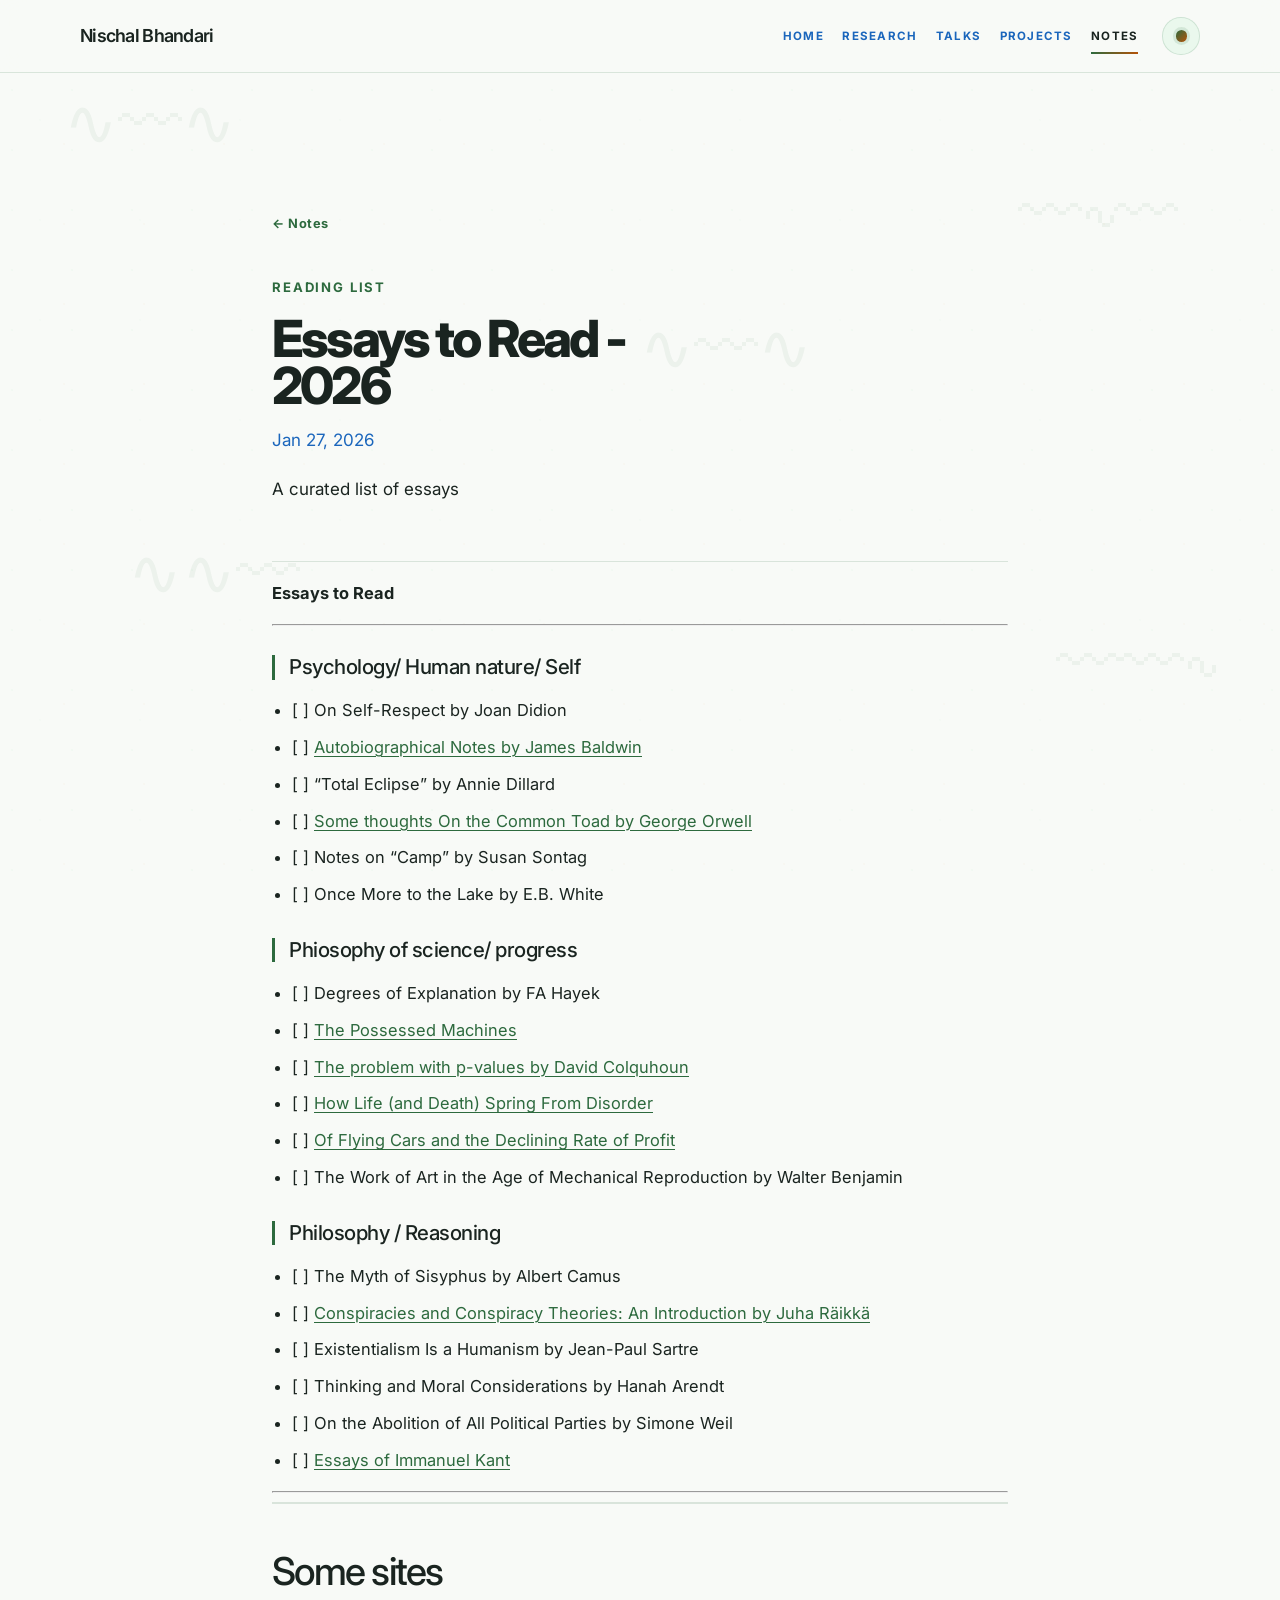
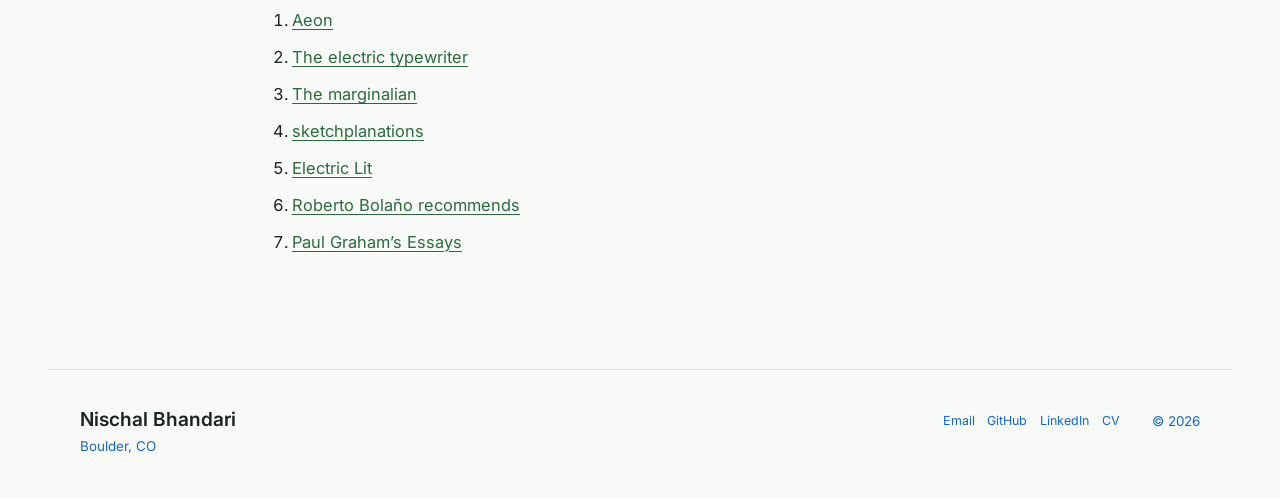
<file: posts/Essays_to_read.html>
<!doctype html>
<html lang="en" data-theme="light">
<head>
  <script>
    try {
      const savedTheme = localStorage.getItem('theme');
      if (savedTheme) document.documentElement.dataset.theme = savedTheme;
      else document.documentElement.dataset.theme = 'light';
    } catch (error) {
      document.documentElement.dataset.theme = 'dark';
    }
  </script>
  <meta charset="utf-8">
  <meta name="viewport" content="width=device-width, initial-scale=1">
  <meta name="description" content="<p>A curated list of essays</p>">
  <meta property="og:title" content="Essays to Read - 2026 · Nischal Bhandari">
  <meta property="og:description" content="<p>A curated list of essays</p>">
  <meta name="theme-color" content="#0a1f18">
  <title>Essays to Read - 2026 · Nischal Bhandari</title>
  <link rel="icon" href="../src/images/logo.svg" type="image/svg+xml">
  <link rel="preconnect" href="https://fonts.googleapis.com">
  <link rel="preconnect" href="https://fonts.gstatic.com" crossorigin>
  <link href="https://fonts.googleapis.com/css2?family=Inter:wght@400;500;600;700;800;900&family=JetBrains+Mono:wght@400;500;600;700&display=swap" rel="stylesheet">
  <link rel="stylesheet" href="../src/css/site.css">
</head>
<body>
  <a class="skip-link" href="#main">Skip to content</a>
  <div class="dna-strands-container" aria-hidden="true">
    <div class="dna-strand">∿〰∿</div>
    <div class="dna-strand">〰∿〰</div>
    <div class="dna-strand">∿∿〰</div>
    <div class="dna-strand">〰〰∿</div>
    <div class="dna-strand">∿〰∿</div>
  </div>
  <header class="site-header" data-header>
    <div class="site-header__inner">
      <a class="site-brand" href="../index.html">Nischal Bhandari</a>
      <nav class="site-nav" aria-label="Primary navigation">
        <a href="../index.html">Home</a>
        <a href="../publications.html">Research</a>
        <a href="../talks.html">Talks</a>
        <a href="../work.html">Projects</a>
        <a href="../blog.html" aria-current="page">Notes</a>
      </nav>
      <button class="theme-toggle" type="button" data-theme-toggle aria-label="Switch color theme">
        <span aria-hidden="true"></span>
      </button>
    </div>
  </header>
  <main id="main">
<article class="note-page">
  <a class="back-link" href="../blog.html">← Notes</a>
  <header>
<p class="eyebrow">Reading list</p>    <h1>Essays to Read - 2026</h1>
<p class="note-page__date">Jan 27, 2026</p><p class="note-page__summary"><p>A curated list of essays</p></p>  </header>
  <div class="markdown-content note-page__body"><p><strong>Essays to Read</strong></p>
<hr />
<h3>Psychology/ Human nature/ Self</h3>
<ul>
<li>[ ] On Self-Respect by Joan Didion</li>
<li>[ ] <a href="https://archive.nytimes.com/www.nytimes.com/books/first/b/baldwin-essays.html?_r=2" target="_blank" rel="noopener noreferrer">Autobiographical Notes by James Baldwin</a></li>
<li>[ ] “Total Eclipse” by Annie Dillard</li>
<li>[ ] <a href="http://gutenberg.net.au/ebooks03/0300011h.html#part45" target="_blank" rel="noopener noreferrer">Some thoughts On the Common Toad by George Orwell</a></li>
<li>[ ] Notes on &ldquo;Camp&rdquo; by Susan Sontag</li>
<li>[ ] Once More to the Lake by E.B. White</li>
</ul>
<h3>Phiosophy of science/ progress</h3>
<ul>
<li>[ ] Degrees of Explanation by FA Hayek</li>
<li>[ ] <a href="https://possessedmachines.com/" target="_blank" rel="noopener noreferrer">The Possessed Machines</a></li>
<li>[ ] <a href="https://aeon.co/essays/it-s-time-for-science-to-abandon-the-term-statistically-significant" target="_blank" rel="noopener noreferrer">The problem with p-values by David Colquhoun</a></li>
<li>[ ] <a href="https://www.wired.com/2017/02/life-death-spring-disorder/" target="_blank" rel="noopener noreferrer">How Life (and Death) Spring From Disorder</a></li>
<li>[ ] <a href="https://thebaffler.com/salvos/of-flying-cars-and-the-declining-rate-of-profit" target="_blank" rel="noopener noreferrer">Of Flying Cars and the Declining Rate of Profit</a></li>
<li>[ ] The Work of Art in the Age of Mechanical Reproduction by Walter Benjamin</li>
</ul>
<h3>Philosophy / Reasoning</h3>
<ul>
<li>[ ] The Myth of Sisyphus by Albert Camus</li>
<li>[ ] <a href="https://www.argumenta.org/wp-content/uploads/2017/10/Argumenta-Juha-Räikkä-Conspiracies-and-Conspiracy-Theories.pdf" target="_blank" rel="noopener noreferrer">Conspiracies and Conspiracy Theories: An Introduction by Juha Räikkä</a></li>
<li>[ ] Existentialism Is a Humanism by Jean-Paul Sartre</li>
<li>[ ] Thinking and Moral Considerations by Hanah Arendt</li>
<li>[ ] On the Abolition of All Political Parties by Simone Weil</li>
<li>[ ] <a href="https://static1.squarespace.com/static/53b59f96e4b089bf6ae90076/t/5f4ea85d81683c1019b2594c/1598990429611/TGC+Volume+III+-+Immanuel+Kant.pdf" target="_blank" rel="noopener noreferrer">Essays of Immanuel Kant</a></li>
</ul>
<hr />
<h2>Some sites</h2>
<ol>
<li><a href="https://aeon.co/essays" target="_blank" rel="noopener noreferrer">Aeon</a></li>
<li><a href="https://tetw.org/Greats" target="_blank" rel="noopener noreferrer">The electric typewriter</a></li>
<li><a href="https://www.themarginalian.org/2026/02/01/annie-dillard-the-writing-life-1/" target="_blank" rel="noopener noreferrer">The marginalian</a></li>
<li><a href="https://sketchplanations.com/categories" target="_blank" rel="noopener noreferrer">sketchplanations</a></li>
<li><a href="https://electricliterature.com/category/essay/" target="_blank" rel="noopener noreferrer">Electric Lit</a></li>
<li><a href="https://rateyourmusic.com/list/respirateur/roberto-bolano-recommends/" target="_blank" rel="noopener noreferrer">Roberto Bolaño recommends</a></li>
<li><a href="https://paulgraham.com/articles.html" target="_blank" rel="noopener noreferrer">Paul Graham&rsquo;s Essays</a></li>
</ol></div>
</article>
  </main>
  <footer class="site-footer">
    <div>
      <p class="site-footer__name">Nischal Bhandari</p>
      <p>Boulder, CO</p>
    </div>
    <div class="site-footer__links">
      <a href="mailto:nischal.bhandari@colorado.edu">Email</a>
      <a href="https://github.com/nischallllll" target="_blank" rel="noopener noreferrer">GitHub</a>
      <a href="https://www.linkedin.com/in/nishbh" target="_blank" rel="noopener noreferrer">LinkedIn</a>
      <a href="../assets/Nischal_Bhandari_CV.pdf" download>CV</a>
    </div>
    <p>© <span data-year></span></p>
  </footer>
  <script src="../src/js/site.js"></script>
</body>
</html>
</file>
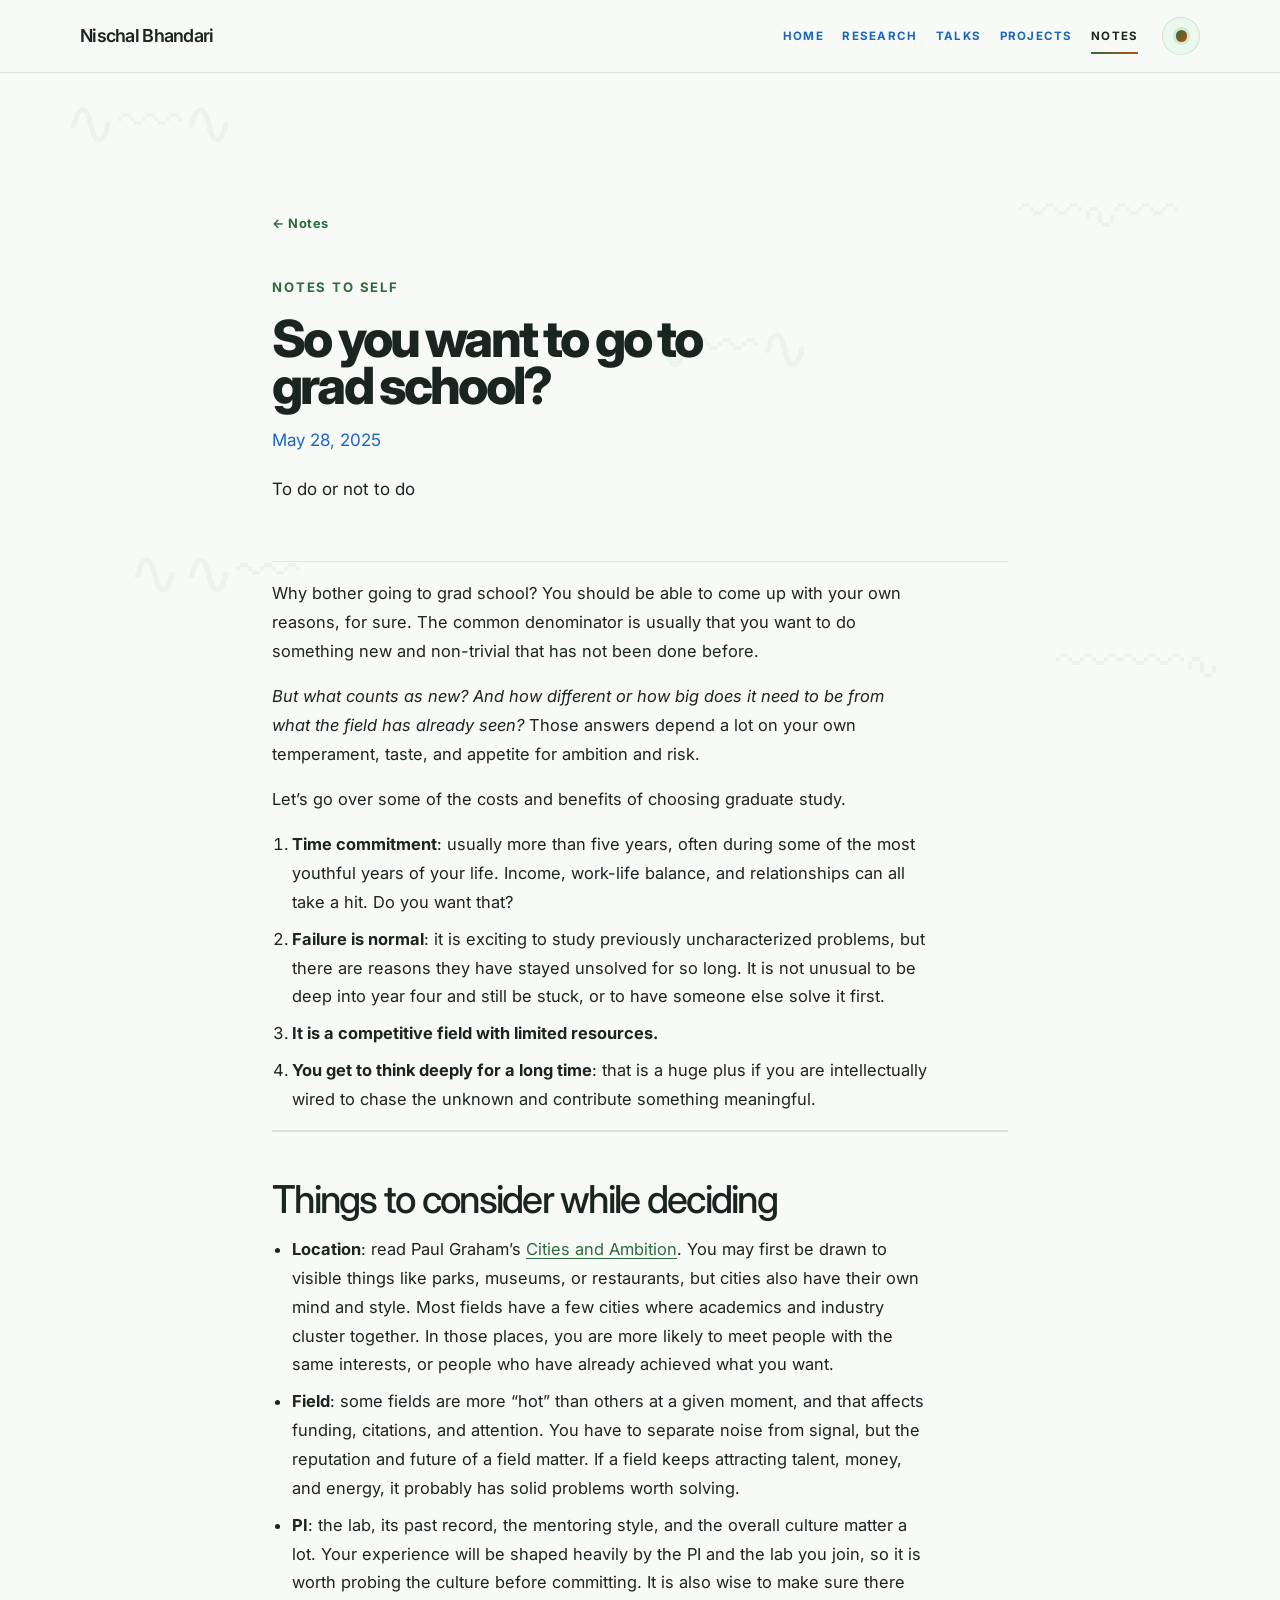
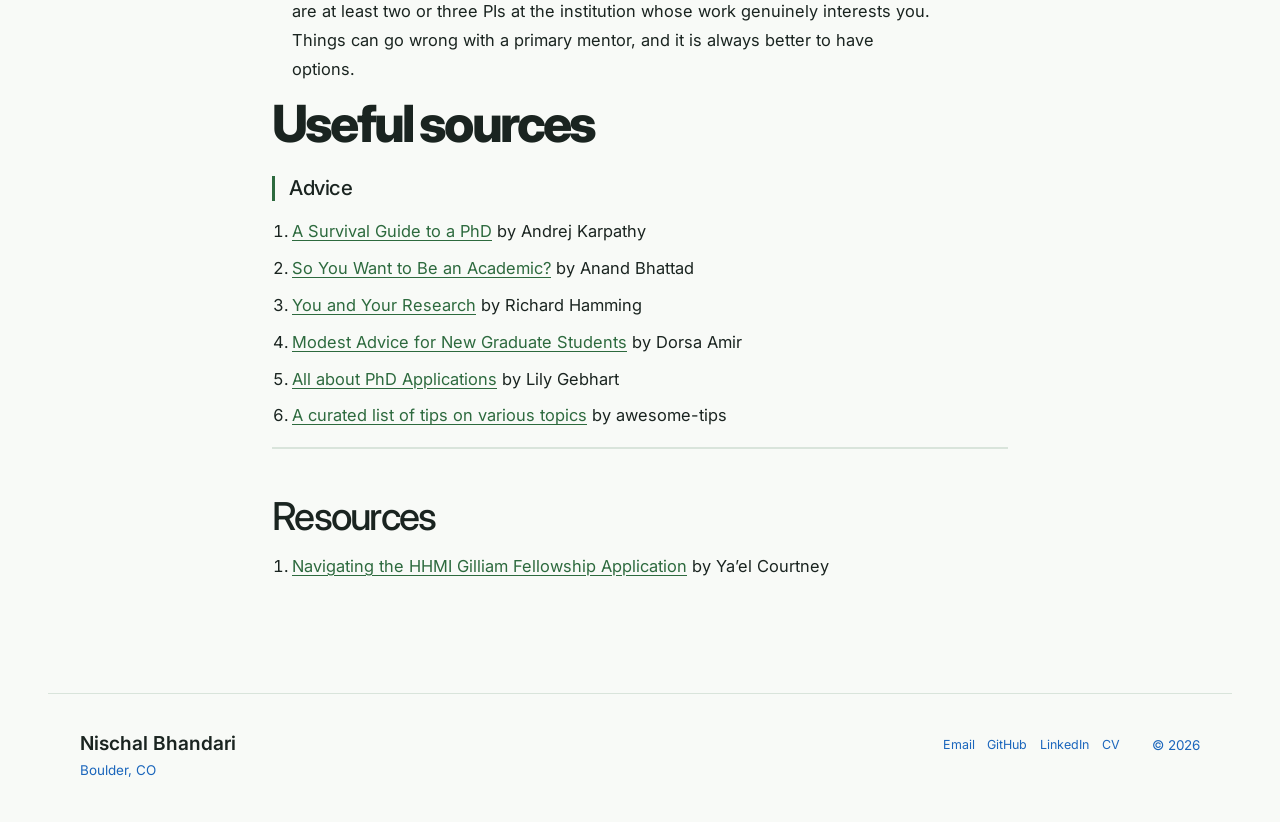
<file: posts/grad-school.html>
<!doctype html>
<html lang="en" data-theme="light">
<head>
  <script>
    try {
      const savedTheme = localStorage.getItem('theme');
      if (savedTheme) document.documentElement.dataset.theme = savedTheme;
      else document.documentElement.dataset.theme = 'light';
    } catch (error) {
      document.documentElement.dataset.theme = 'dark';
    }
  </script>
  <meta charset="utf-8">
  <meta name="viewport" content="width=device-width, initial-scale=1">
  <meta name="description" content="<p>To do or not to do</p>">
  <meta property="og:title" content="So you want to go to grad school? · Nischal Bhandari">
  <meta property="og:description" content="<p>To do or not to do</p>">
  <meta name="theme-color" content="#0a1f18">
  <title>So you want to go to grad school? · Nischal Bhandari</title>
  <link rel="icon" href="../src/images/logo.svg" type="image/svg+xml">
  <link rel="preconnect" href="https://fonts.googleapis.com">
  <link rel="preconnect" href="https://fonts.gstatic.com" crossorigin>
  <link href="https://fonts.googleapis.com/css2?family=Inter:wght@400;500;600;700;800;900&family=JetBrains+Mono:wght@400;500;600;700&display=swap" rel="stylesheet">
  <link rel="stylesheet" href="../src/css/site.css">
</head>
<body>
  <a class="skip-link" href="#main">Skip to content</a>
  <div class="dna-strands-container" aria-hidden="true">
    <div class="dna-strand">∿〰∿</div>
    <div class="dna-strand">〰∿〰</div>
    <div class="dna-strand">∿∿〰</div>
    <div class="dna-strand">〰〰∿</div>
    <div class="dna-strand">∿〰∿</div>
  </div>
  <header class="site-header" data-header>
    <div class="site-header__inner">
      <a class="site-brand" href="../index.html">Nischal Bhandari</a>
      <nav class="site-nav" aria-label="Primary navigation">
        <a href="../index.html">Home</a>
        <a href="../publications.html">Research</a>
        <a href="../talks.html">Talks</a>
        <a href="../work.html">Projects</a>
        <a href="../blog.html" aria-current="page">Notes</a>
      </nav>
      <button class="theme-toggle" type="button" data-theme-toggle aria-label="Switch color theme">
        <span aria-hidden="true"></span>
      </button>
    </div>
  </header>
  <main id="main">
<article class="note-page">
  <a class="back-link" href="../blog.html">← Notes</a>
  <header>
<p class="eyebrow">Notes to self</p>    <h1>So you want to go to grad school?</h1>
<p class="note-page__date">May 28, 2025</p><p class="note-page__summary"><p>To do or not to do</p></p>  </header>
  <div class="markdown-content note-page__body"><p>Why bother going to grad school? You should be able to come up with your own reasons, for sure. The common denominator is usually that you want to do something new and non-trivial that has not been done before.</p>
<p><em>But what counts as new? And how different or how big does it need to be from what the field has already seen?</em> Those answers depend a lot on your own temperament, taste, and appetite for ambition and risk.</p>
<p>Let&rsquo;s go over some of the costs and benefits of choosing graduate study.</p>
<ol>
<li><strong>Time commitment</strong>: usually more than five years, often during some of the most youthful years of your life. Income, work-life balance, and relationships can all take a hit. Do you want that?</li>
<li><strong>Failure is normal</strong>: it is exciting to study previously uncharacterized problems, but there are reasons they have stayed unsolved for so long. It is not unusual to be deep into year four and still be stuck, or to have someone else solve it first.</li>
<li><strong>It is a competitive field with limited resources.</strong></li>
<li><strong>You get to think deeply for a long time</strong>: that is a huge plus if you are intellectually wired to chase the unknown and contribute something meaningful.</li>
</ol>
<h2>Things to consider while deciding</h2>
<ul>
<li><strong>Location</strong>: read Paul Graham&rsquo;s <a href="https://www.paulgraham.com/cities.html" target="_blank" rel="noopener noreferrer">Cities and Ambition</a>. You may first be drawn to visible things like parks, museums, or restaurants, but cities also have their own mind and style. Most fields have a few cities where academics and industry cluster together. In those places, you are more likely to meet people with the same interests, or people who have already achieved what you want.</li>
<li><strong>Field</strong>: some fields are more &ldquo;hot&rdquo; than others at a given moment, and that affects funding, citations, and attention. You have to separate noise from signal, but the reputation and future of a field matter. If a field keeps attracting talent, money, and energy, it probably has solid problems worth solving.</li>
<li><strong>PI</strong>: the lab, its past record, the mentoring style, and the overall culture matter a lot. Your experience will be shaped heavily by the PI and the lab you join, so it is worth probing the culture before committing. It is also wise to make sure there are at least two or three PIs at the institution whose work genuinely interests you. Things can go wrong with a primary mentor, and it is always better to have options.</li>
</ul>
<h1>Useful sources</h1>
<h3>Advice</h3>
<ol>
<li><a href="https://karpathy.github.io/2016/09/07/phd/" target="_blank" rel="noopener noreferrer">A Survival Guide to a PhD</a> by Andrej Karpathy</li>
<li><a href="https://anandbhattad.github.io/blogs/jr_grads.html" target="_blank" rel="noopener noreferrer">So You Want to Be an Academic?</a> by Anand Bhattad</li>
<li><a href="https://fs.blog/great-talks/richard-hamming-your-research/" target="_blank" rel="noopener noreferrer">You and Your Research</a> by Richard Hamming</li>
<li><a href="https://dorsaamir.medium.com/modest-advice-for-new-graduate-students-b0be6b8dbc22" target="_blank" rel="noopener noreferrer">Modest Advice for New Graduate Students</a> by Dorsa Amir</li>
<li><a href="https://lily-gebhart.github.io/posts/2025/11/2025-11-12-grad-school/" target="_blank" rel="noopener noreferrer">All about PhD Applications</a> by Lily Gebhart</li>
<li><a href="https://github.com/jbhuang0604/awesome-tips?tab=readme-ov-file" target="_blank" rel="noopener noreferrer">A curated list of tips on various topics</a> by awesome-tips</li>
</ol>
<h2>Resources</h2>
<ol>
<li><a href="https://www.yaelcourtney.com/resources-and-guides/gilliamguide" target="_blank" rel="noopener noreferrer">Navigating the HHMI Gilliam Fellowship Application</a> by Ya&rsquo;el Courtney</li>
</ol></div>
</article>
  </main>
  <footer class="site-footer">
    <div>
      <p class="site-footer__name">Nischal Bhandari</p>
      <p>Boulder, CO</p>
    </div>
    <div class="site-footer__links">
      <a href="mailto:nischal.bhandari@colorado.edu">Email</a>
      <a href="https://github.com/nischallllll" target="_blank" rel="noopener noreferrer">GitHub</a>
      <a href="https://www.linkedin.com/in/nishbh" target="_blank" rel="noopener noreferrer">LinkedIn</a>
      <a href="../assets/Nischal_Bhandari_CV.pdf" download>CV</a>
    </div>
    <p>© <span data-year></span></p>
  </footer>
  <script src="../src/js/site.js"></script>
</body>
</html>
</file>
<file: src/css/site.css>
:root {
  /* =========================================================
     DESIGN TOKENS
     ========================================================= */

  /* Backgrounds */
  --bg: #0a1f18;
  --bg-elevated: #122d25;
  --surface: rgba(20, 45, 37, 0.65);
  --surface-strong: #1a3a32;

  /* Typography */
  --text: #e8ebe8;
  --text-muted: #8a9a94;

  /* Borders */
  --border: rgba(74, 222, 128, 0.12);
  --border-strong: rgba(74, 222, 128, 0.28);

  /* Accent palette */
  --accent: #4ade80;
  --accent-hover: #86efac;
  --accent-earth: #d97706;
  --accent-subtle: rgba(74, 222, 128, 0.15);

  /* Header */
  --header-bg: rgba(10, 31, 24, 0.85);

  /* Shadows */
  --shadow-sm: 0 8px 24px rgba(0, 0, 0, 0.18);
  --shadow-md: 0 20px 50px rgba(0, 0, 0, 0.3);
  --shadow-glow:
    0 0 0 2px var(--accent-subtle),
    0 12px 30px rgba(74, 222, 128, 0.2);

  /* Typography */
  --font-display: "Inter", "Segoe UI", sans-serif;
  --font-body: "Inter", "Segoe UI", sans-serif;
  --font-mono: "JetBrains Mono", "SFMono-Regular", monospace;

  /* Layout */
  --reading-width: 64ch;
  --content-width: 62rem;
  --wide-width: 74rem;

  /* Radii */
  --radius-sm: 0.6rem;
  --radius-md: 0.9rem;
  --radius-lg: 1.1rem;
  --radius-xl: 1.25rem;

  /* Motion */
  --ease: cubic-bezier(0.22, 1, 0.36, 1);
  --transition-fast: 180ms var(--ease);
  --transition-normal: 240ms var(--ease);

  color-scheme: dark;
}

html[data-theme="light"] {
  /* Backgrounds */
  --bg: #f8faf7;
  --bg-elevated: #e8f1e9;
  --surface: rgba(240, 244, 241, 0.88);
  --surface-strong: #ffffff;

  /* Typography */
  --text: #1a2420;
  --text-muted: #1b66bc;

  /* Borders */
  --border: rgba(45, 106, 62, 0.15);
  --border-strong: rgba(45, 106, 62, 0.3);

  /* Accent palette */
  --accent: #2d6a3e;
  --accent-hover: #3f8a54;
  --accent-earth: #b45309;
  --accent-subtle: rgba(45, 106, 62, 0.12);

  /* Header */
  --header-bg: rgba(248, 250, 247, 0.9);

  /* Shadows */
  --shadow-sm: 0 6px 18px rgba(0, 0, 0, 0.05);
  --shadow-md: 0 16px 36px rgba(0, 0, 0, 0.08);
  --shadow-glow:
    0 0 0 2px var(--accent-subtle),
    0 10px 24px rgba(45, 106, 62, 0.12);

  color-scheme: light;
}


/* =========================================================
   RESET / BASE
   ========================================================= */

*,
*::before,
*::after {
  box-sizing: border-box;
}

html {
  scroll-behavior: smooth;
}

body {
  background: var(--bg);
  color: var(--text);
  font:
    400 clamp(1rem, 0.84rem + 0.28vw, 1.125rem) / 1.75 var(--font-body);
  margin: 0;
  min-width: 320px;
  text-rendering: optimizeLegibility;
  -webkit-font-smoothing: antialiased;
}

body::before {
  background-image:
    radial-gradient(circle at 20% 50%,
      rgba(74, 222, 128, 0.035) 1px,
      transparent 1px),
    radial-gradient(circle at 80% 80%,
      rgba(217, 119, 6, 0.025) 1px,
      transparent 1px),
    radial-gradient(circle at 40% 20%,
      rgba(74, 222, 128, 0.02) 1px,
      transparent 1px);
  background-size:
    60px 60px,
    80px 80px,
    100px 100px;
  content: "";
  inset: 0;
  pointer-events: none;
  position: fixed;
  z-index: -1;
}

::selection {
  background: var(--accent-subtle);
  color: var(--text);
}

img,
svg {
  max-width: 100%;
}

button,
input,
textarea,
select {
  font: inherit;
}

button {
  color: inherit;
}

a {
  color: inherit;
}

:focus-visible {
  outline: 2px solid var(--accent);
  outline-offset: 4px;
}


/* =========================================================
   ACCESSIBILITY
   ========================================================= */

.skip-link {
  background: var(--text);
  color: var(--bg);
  left: 1rem;
  padding: 0.65rem 0.9rem;
  position: fixed;
  top: -4rem;
  z-index: 100;
}

.skip-link:focus {
  top: 1rem;
}


/* =========================================================
   SITE HEADER
   ========================================================= */

.site-header {
  backdrop-filter: blur(12px);
  -webkit-backdrop-filter: blur(12px);
  background: var(--header-bg);
  border-bottom: 1px solid var(--border);
  position: sticky;
  top: 0;
  z-index: 20;
}

.site-header__inner {
  align-items: center;
  display: flex;
  gap: 1.5rem;
  margin: 0 auto;
  max-width: var(--wide-width);
  min-height: 4.5rem;
  padding: 0.7rem 2rem;
}

.site-brand {
  color: var(--text);
  font:
    600 1.12rem / 1 var(--font-display);
  letter-spacing: -0.04em;
  margin-right: auto;
  text-decoration: none;
  transition: color var(--transition-fast);
}

.site-brand:hover {
  color: var(--accent);
}

.site-nav {
  display: flex;
  gap: 1.15rem;
}

.site-nav a {
  color: var(--text-muted);
  font-size: 0.72rem;
  font-weight: 700;
  letter-spacing: 0.11em;
  padding: 0.5rem 0;
  position: relative;
  text-decoration: none;
  text-transform: uppercase;
  transition: color var(--transition-fast);
}

.site-nav a::after {
  background:
    linear-gradient(90deg,
      var(--accent),
      var(--accent-earth));
  bottom: 0;
  content: "";
  height: 2px;
  left: 0;
  position: absolute;
  transform: scaleX(0);
  transform-origin: left;
  transition: transform var(--transition-fast);
  width: 100%;
}

.site-nav a:hover,
.site-nav a[aria-current="page"] {
  color: var(--text);
}

.site-nav a:hover::after,
.site-nav a[aria-current="page"]::after {
  transform: scaleX(1);
}


/* =========================================================
   THEME TOGGLE
   ========================================================= */

.theme-toggle {
  appearance: none;
  background: rgba(74, 222, 128, 0.08);
  border: 1px solid var(--border);
  border-radius: 50%;
  cursor: pointer;
  display: grid;
  height: 2.35rem;
  place-items: center;
  padding: 0;
  width: 2.35rem;
  transition:
    border-color var(--transition-fast),
    box-shadow var(--transition-fast),
    transform var(--transition-fast);
}

.theme-toggle:hover {
  border-color: var(--accent);
  box-shadow: var(--shadow-glow);
  transform: translateY(-1px);
}

.theme-toggle:focus-visible {
  outline: 2px solid var(--accent);
  outline-offset: 3px;
}

.theme-toggle span {
  background:
    linear-gradient(135deg,
      var(--accent),
      var(--accent-earth));
  border-radius: 50%;
  box-shadow: 0 0 0 3px var(--accent-subtle);
  height: 0.7rem;
  width: 0.7rem;
}


/* =========================================================
   HERO
   ========================================================= */

.hero {
  isolation: isolate;
  margin: 0 auto;
  max-width: var(--wide-width);
  min-height: min(44rem, calc(100svh - 4.5rem));
  overflow: visible;
  padding:
    clamp(5.5rem, 12vw, 9.5rem) clamp(2rem, 8vw, 7rem);
  position: relative;
}

.hero::before {
  background:
    radial-gradient(circle at 72% 22%,
      rgba(74, 222, 128, 0.08),
      transparent 26rem),
    radial-gradient(circle at 18% 82%,
      rgba(217, 119, 6, 0.05),
      transparent 24rem),
    linear-gradient(180deg,
      rgba(10, 31, 24, 0.15),
      transparent 62%);
  content: "";
  inset: 0;
  pointer-events: none;
  position: absolute;
  z-index: -2;
}

.hero::after {
  background:
    linear-gradient(180deg,
      transparent 0 68%,
      rgba(74, 222, 128, 0.03) 68% 100%);
  bottom: 0;
  content: "";
  height: 42%;
  left: 0;
  pointer-events: none;
  position: absolute;
  right: 0;
  z-index: -1;
}

.hero__content {
  max-width: none;
  position: relative;
  z-index: 1;
}

.hero__art {
  pointer-events: none;
  position: absolute;
  right: 0;
  top: 0;
  z-index: 0;
}

.hero__art svg {
  display: block;
  width: min(40rem, 50vw);
}


/* =========================================================
   TYPOGRAPHY / HERO TEXT
   ========================================================= */

.eyebrow {
  color: var(--accent);
  font-size: 0.82rem;
  font-weight: 700;
  letter-spacing: 0.14em;
  margin: 0 0 1rem;
  text-transform: uppercase;
}

.hero h1,
.page-hero h1,
.note-page h1 {
  font:
    800 clamp(3rem, 4vw, 6rem) / 0.92 var(--font-display);
  letter-spacing: -0.055em;
  margin: 0;
  width: 100%;
}

.hero__summary {
  font-size: clamp(8rem, 10vw, 12rem);
  line-height: 1.65;
  margin: 1.2rem 0 0;
  max-width: 58rem;
}

.hero__actions {
  display: flex;
  flex-wrap: wrap;
  gap: 0.75rem;
  margin-top: 2rem;
}


/* =========================================================
   BUTTONS
   ========================================================= */

.button {
  align-items: center;
  border: 2px solid var(--border);
  border-radius: 999px;
  display: inline-flex;
  font-size: 0.78rem;
  font-weight: 700;
  gap: 0.6rem;
  padding: 0.75rem 1.1rem;
  text-decoration: none;
  transition:
    border-color var(--transition-fast),
    box-shadow var(--transition-fast),
    transform var(--transition-fast),
    background var(--transition-fast);
}

.button:hover {
  border-color: var(--accent);
  box-shadow: var(--shadow-glow);
  transform: translateY(-2px);
}

.button--primary {
  background:
    linear-gradient(135deg,
      var(--accent),
      color-mix(in srgb, var(--accent) 80%, transparent));
  border-color: var(--accent);
  color: var(--bg);
}

.button--primary:hover {
  box-shadow:
    0 0 0 2px var(--accent-subtle),
    0 12px 30px rgba(74, 222, 128, 0.25);
}


/* =========================================================
   SHARED CONTENT WIDTHS
   ========================================================= */

.home-content,
.featured-section,
.collection-page,
.page-hero,
.note-page {
  margin-left: auto;
  margin-right: auto;
  max-width: var(--content-width);
  padding-left: 2rem;
  padding-right: 2rem;
}

.home-content {
  padding-bottom: 4.5rem;
  padding-top: 4.5rem;
}


/* =========================================================
   MARKDOWN CONTENT
   ========================================================= */

.markdown-content {
  color: var(--text);
  font-size: 1.03rem;
}

.markdown-content p,
.markdown-content li {
  max-width: var(--reading-width);
}

.markdown-content h2 {
  border-top: 2px solid var(--border);
  color: var(--text);
  font:
    500 clamp(2.2rem, 4vw, 3.5rem) / 1 var(--font-display);
  letter-spacing: -0.045em;
  margin: 0;
  padding-top: clamp(3.5rem, 7vw, 6rem);
}

.markdown-content h2+p {
  color: var(--text-muted);
  font-size: 1.08rem;
  line-height: 1.8;
  margin-top: 1.15rem;
  max-width: 100%;
}

.markdown-content h3 {
  border-left: 3px solid var(--accent);
  color: var(--text);
  font:
    500 1.28rem / 1.2 var(--font-display);
  letter-spacing: -0.025em;
  margin: 2rem 0 0;
  padding-left: 0.9rem;
}

.markdown-content h3+p {
  color: var(--text-muted);
  margin:
    0.55rem 0 0 1.12rem;
  max-width: 43rem;
}

.markdown-content p+h2 {
  margin-top: clamp(4.5rem, 10vw, 8rem);
}

.markdown-content a {
  color: var(--accent);
  text-decoration-thickness: 1px;
  text-underline-offset: 0.18em;
}

.markdown-content a:hover {
  color: var(--accent-hover);
}


/* =========================================================
   FEATURE LIST
   Add class="feature-list" to the intended Markdown list.
   ========================================================= */

.markdown-content .feature-list {
  display: grid;
  gap: 0.75rem;
  grid-template-columns:
    repeat(auto-fit, minmax(250px, 1fr));
  list-style: none;
  margin: 1.7rem 0 0;
  padding: 0;
}

.markdown-content .feature-list li {
  background: var(--surface);
  border: 1px solid var(--border);
  border-radius: var(--radius-lg);
  min-height: 8.5rem;
  padding: 1.25rem;
  transition:
    border-color var(--transition-normal),
    background var(--transition-normal),
    transform var(--transition-normal);
}

.markdown-content .feature-list li:hover {
  background: var(--surface-strong);
  border-color: var(--border-strong);
  transform: translateY(-2px);
}

.markdown-content .feature-list strong {
  color: var(--accent);
  display: block;
  font-size: 0.72rem;
  letter-spacing: 0.11em;
  margin-bottom: 0.5rem;
  text-transform: uppercase;
}


/* =========================================================
   TRAINING / TIMELINE
   ========================================================= */

.training-layout {
  margin-top: 2rem;
}

.training__timeline {
  display: grid;
  gap: 1.2rem;
}

.training__item {
  background: var(--surface);
  border: 1px solid var(--border);
  border-left: 3px solid var(--accent);
  border-radius: var(--radius-md);
  padding: 1.1rem 1.1rem 1.1rem 1.3rem;
  transition:
    border-color var(--transition-normal),
    background var(--transition-normal),
    transform var(--transition-normal);
}

.training__item:hover {
  background: var(--surface-strong);
  border-color: var(--accent);
  transform: translateX(2px);
}

.training__period {
  color: var(--accent);
  font-size: 0.73rem;
  font-weight: 700;
  letter-spacing: 0.08em;
  margin: 0;
  text-transform: uppercase;
}

.training__item h3 {
  border-left: 0;
  color: var(--text);
  font:
    600 1.28rem / 1.2 var(--font-display);
  letter-spacing: -0.025em;
  margin: 0.55rem 0 0.4rem;
  padding-left: 0;
}

.training__item p:last-child {
  color: var(--text-muted);
  margin: 0;
}


/* =========================================================
   CV SECTION
   ========================================================= */

.cv-section {
  margin: 0 auto;
  max-width: var(--content-width);
  padding: 0 2rem 5rem;
}

.cv-section__inner {
  background:
    linear-gradient(180deg,
      rgba(255, 255, 255, 0.08),
      rgba(255, 255, 255, 0.025));
  border: 1px solid var(--border);
  border-radius: var(--radius-xl);
  padding: clamp(1.5rem, 4vw, 2rem);
}

html[data-theme="light"] .cv-section__inner {
  background:
    linear-gradient(180deg,
      rgba(255, 255, 255, 0.8),
      rgba(255, 255, 255, 0.5));
}

.cv-section__header {
  align-items: flex-start;
  display: flex;
  gap: 1rem;
  justify-content: space-between;
  margin-bottom: 1.25rem;
}

.cv-section__header h2 {
  font:
    500 clamp(2.2rem, 4vw, 3.4rem) / 1 var(--font-display);
  letter-spacing: -0.05em;
  margin: 0;
}

.cv-section__layout {
  display: grid;
  gap: 1.5rem;
  grid-template-columns:
    minmax(0, 1.5fr) minmax(220px, 0.7fr);
}

.cv-section__viewer {
  background: rgba(255, 255, 255, 0.06);
  border: 1px solid var(--border);
  border-radius: var(--radius-md);
  overflow: hidden;
}

.cv-section__embed {
  display: block;
  min-height: 30rem;
  width: 100%;
}

.cv-section__panel {
  align-self: center;
  display: flex;
  flex-direction: column;
  gap: 1rem;
}

.cv-section__summary {
  color: var(--text-muted);
  font-size: 1.02rem;
  margin: 0;
}

.cv-section__actions {
  display: flex;
  flex-wrap: wrap;
  gap: 0.75rem;
}


/* =========================================================
   FEATURED / COLLECTION SECTIONS
   ========================================================= */

.featured-section {
  border-top: 1px solid var(--border);
  padding-bottom: 5rem;
  padding-top: 5rem;
}

.featured-section--compact {
  padding-top: 4rem;
}

.section-heading {
  align-items: end;
  display: flex;
  justify-content: space-between;
  margin-bottom: 2rem;
}

.section-heading h2 {
  font:
    500 clamp(2.2rem, 4vw, 3.4rem) / 1 var(--font-display);
  letter-spacing: -0.05em;
  margin: 0;
}


/* =========================================================
   RECORD GRID / CARDS
   ========================================================= */

.record-grid {
  display: grid;
  gap: 1.2rem;
  grid-template-columns:
    repeat(auto-fit, minmax(280px, 1fr));
}

.record-grid--full {
  grid-template-columns:
    repeat(auto-fit, minmax(300px, 1fr));
}

.record-card {
  min-width: 0;
}

.record-card__link {
  background: var(--surface);
  border: 1px solid var(--border);
  border-radius: var(--radius-lg);
  color: inherit;
  display: flex;
  flex-direction: column;
  height: 100%;
  min-height: 17rem;
  padding: 1.5rem;
  text-decoration: none;
  transition:
    border-color var(--transition-normal),
    background var(--transition-normal),
    transform var(--transition-normal),
    box-shadow var(--transition-normal);
}

.record-card__link:hover {
  background: var(--surface-strong);
  border-color: var(--accent);
  box-shadow: var(--shadow-md);
  transform: translateY(-4px);
}

.record-card__meta {
  color: var(--accent);
  display: flex;
  font-size: 0.7rem;
  font-weight: 700;
  gap: 0.55rem;
  letter-spacing: 0.08em;
  text-transform: uppercase;
}

.record-card__meta span+time::before {
  color: var(--text-muted);
  content: "•";
  margin-right: 0.55rem;
}

.record-card h2 {
  font:
    500 clamp(1.35rem, 2.3vw, 1.8rem) / 1.1 var(--font-display);
  letter-spacing: -0.035em;
  margin: 1.25rem 0 0;
}

.record-card__authors,
.record-card__summary {
  color: var(--text-muted);
  font-size: 0.92rem;
  margin: 0.65rem 0 0;
}

.tag-list {
  display: flex;
  flex-wrap: wrap;
  gap: 0.4rem;
  list-style: none;
  margin: auto 0 0;
  padding: 1.25rem 0 0;
}

.tag-list li {
  background: rgba(74, 222, 128, 0.08);
  border: 1px solid var(--border);
  border-radius: 999px;
  font-size: 0.62rem;
  font-weight: 700;
  letter-spacing: 0.06em;
  padding: 0.35rem 0.52rem;
  text-transform: uppercase;
}

.record-card__action {
  color: var(--accent);
  font-size: 0.76rem;
  font-weight: 700;
  margin-top: 1.25rem;
}

.text-link,
.back-link {
  color: var(--accent);
  display: inline-block;
  font-size: 0.8rem;
  font-weight: 700;
  letter-spacing: 0.04em;
  margin-top: 1.75rem;
  text-decoration: none;
  transition: color var(--transition-fast);
}

.text-link:hover,
.back-link:hover {
  color: var(--accent-hover);
}


/* =========================================================
   PAGE HERO
   ========================================================= */

.page-hero {
  padding-bottom: 3rem;
  padding-top: clamp(5rem, 10vw, 8rem);
}

.page-hero h1 {
  margin-bottom: 0.8rem;
}

.page-hero>p:last-child {
  color: var(--text-muted);
  margin: 0;
  max-width: 34rem;
}


/* =========================================================
   COLLECTION PAGE
   ========================================================= */

.collection-page {
  border-top: 1px solid var(--border);
  padding-bottom: 6rem;
  padding-top: 2rem;
}

.empty-state {
  border: 2px dashed var(--border);
  border-radius: var(--radius-lg);
  color: var(--text-muted);
  padding: 2rem;
  text-align: center;
}


/* =========================================================
   NOTE PAGE
   ========================================================= */

.note-page {
  max-width: 50rem;
  padding-bottom: 6rem;
  padding-top: clamp(4rem, 9vw, 7rem);
}

.note-page header {
  border-bottom: 1px solid var(--border);
  margin-top: 2.4rem;
  padding-bottom: 2.5rem;
}

.note-page h1 {
  max-width: 13ch;
}

.note-page__meta {
  color: var(--text-muted);
  display: flex;
  flex-wrap: wrap;
  font-size: 0.9rem;
  gap: 1.5rem;
  margin-top: 1rem;
}

.note-page__date,
.note-page__summary {
  color: var(--text-muted);
}

.note-page__summary {
  font-size: 1.15rem;
  max-width: 40rem;
}

.note-page__body {
  padding: 0;
}

.note-page__body h2 {
  font-size: clamp(1.8rem, 3vw, 2.6rem);
  padding-top: 3rem;
}

.note-page__body h3 {
  margin-top: 1.8rem;
}

.note-page__body ul,
.note-page__body ol {
  padding-left: 1.25rem;
}

.note-page__body li {
  margin: 0.5rem 0;
}

.note-page__body blockquote {
  border-left: 3px solid var(--accent);
  color: var(--text-muted);
  margin-left: 0;
  padding-left: 1rem;
}

.note-page__body pre {
  background: var(--surface);
  border: 1px solid var(--border);
  border-radius: var(--radius-md);
  overflow-x: auto;
  padding: 1rem;
}

.note-page__body code {
  font-family: var(--font-mono);
}


/* =========================================================
   FOOTER
   ========================================================= */

.site-footer {
  border-top: 1px solid var(--border);
  display: grid;
  gap: 1rem 2rem;
  grid-template-columns: 1fr auto auto;
  margin: 0 auto;
  max-width: var(--wide-width);
  padding: 2.5rem 2rem;
}

.site-footer p {
  color: var(--text-muted);
  font-size: 0.84rem;
  margin: 0;
}

.site-footer__name {
  color: var(--text) !important;
  font:
    600 1.2rem / 1 var(--font-display) !important;
  margin-bottom: 0.35rem !important;
}

.site-footer__links {
  display: flex;
  flex-wrap: wrap;
  gap: 0.8rem;
}

.site-footer__links a {
  color: var(--text-muted);
  font-size: 0.78rem;
  text-decoration: none;
  transition: color var(--transition-fast);
}

.site-footer__links a:hover {
  color: var(--accent);
}

.site-footer__legal {
  font-size: 0.75rem;
  grid-column: 1 / -1;
  margin-top: 1.5rem !important;
}


/* =========================================================
   REVEAL ANIMATION
   ========================================================= */

.reveal {
  opacity: 0;
  transform: translateY(12px);
  transition:
    opacity 450ms var(--ease),
    transform 450ms var(--ease);
}

.reveal.is-visible {
  opacity: 1;
  transform: none;
}


/* =========================================================
   DECORATIVE MOTION
   ========================================================= */

@keyframes float-left {

  0%,
  100% {
    transform: translate3d(0, 0, 0);
  }

  25% {
    transform: translate3d(-20px, -10px, 0);
  }

  50% {
    transform: translate3d(0, 20px, 0);
  }

  75% {
    transform: translate3d(15px, -15px, 0);
  }
}

@keyframes float-right {

  0%,
  100% {
    transform: translate3d(0, 0, 0);
  }

  25% {
    transform: translate3d(25px, 15px, 0);
  }

  50% {
    transform: translate3d(0, -20px, 0);
  }

  75% {
    transform: translate3d(-20px, 10px, 0);
  }
}


/* =========================================================
   FLOATING DNA / RNA DECORATION
   ========================================================= */

.dna-strand {
  color: var(--accent);
  font-size: clamp(2rem, 5vw, 4rem);
  font-weight: 300;
  line-height: 1;
  opacity: 0.055;
  pointer-events: none;
  position: fixed;
  white-space: nowrap;
  z-index: 0;
}

.dna-strand:nth-child(1) {
  animation:
    float-left 20s ease-in-out infinite;
  animation-delay: 0s;
  left: 5%;
  top: 10%;
}

.dna-strand:nth-child(2) {
  animation:
    float-right 24s ease-in-out infinite;
  animation-delay: 2s;
  right: 8%;
  top: 20%;
}

.dna-strand:nth-child(3) {
  animation:
    float-left 22s ease-in-out infinite;
  animation-delay: 4s;
  left: 10%;
  top: 60%;
}

.dna-strand:nth-child(4) {
  animation:
    float-right 26s ease-in-out infinite;
  animation-delay: 1s;
  right: 5%;
  top: 70%;
}

.dna-strand:nth-child(5) {
  animation:
    float-left 25s ease-in-out infinite;
  animation-delay: 3s;
  left: 50%;
  top: 35%;
}


/* =========================================================
   MOBILE
   ========================================================= */

@media (max-width: 760px) {
  .site-header__inner {
    flex-wrap: wrap;
    gap: 0.7rem 1rem;
    padding: 0.7rem 1.1rem;
  }

  .site-nav {
    flex: 1 1 100%;
    gap: 1rem;
    order: 3;
    overflow-x: auto;
    padding-bottom: 0.15rem;
    scrollbar-width: none;
  }

  .site-nav::-webkit-scrollbar {
    display: none;
  }

  .site-nav a {
    flex: 0 0 auto;
  }

  .hero {
    min-height: auto;
    padding:
      clamp(3.5rem, 8vw, 6rem) clamp(1.25rem, 4vw, 3rem);
  }

  .hero h1 {
    font-size: clamp(3.5rem, 15vw, 5rem);
  }

  .hero__art {
    opacity: 0.28;
  }

  .hero__art svg {
    right: -6rem;
    top: 8rem;
    width: 30rem;
  }

  .home-content,
  .featured-section,
  .collection-page,
  .page-hero,
  .note-page,
  .cv-section {
    padding-left: 1.25rem;
    padding-right: 1.25rem;
  }

  .cv-section__layout,
  .markdown-content .feature-list,
  .record-grid,
  .record-grid--full {
    grid-template-columns: 1fr;
  }

  .record-card__link {
    min-height: 0;
  }

  .section-heading {
    align-items: flex-start;
    flex-direction: column;
    gap: 0.75rem;
  }

  .cv-section__header {
    flex-direction: column;
  }

  .site-footer {
    grid-template-columns: 1fr;
    padding: 2rem 1.25rem;
  }

  .site-footer__legal {
    grid-column: auto;
  }

  .dna-strand {
    display: none;
  }
}


/* =========================================================
   REDUCED MOTION
   ========================================================= */

@media (prefers-reduced-motion: reduce) {
  html {
    scroll-behavior: auto;
  }

  .dna-strand {
    animation: none !important;
  }

  .reveal {
    opacity: 1;
    transform: none;
    transition: none !important;
  }
}


/* =========================================================
   PRINT
   ========================================================= */

@media print {

  .site-header,
  .site-footer,
  .theme-toggle,
  .dna-strand,
  .hero__art {
    display: none;
  }

  body {
    background: #fff;
    color: #000;
  }

  a {
    color: inherit;
    text-decoration: underline;
  }
}
</file>
